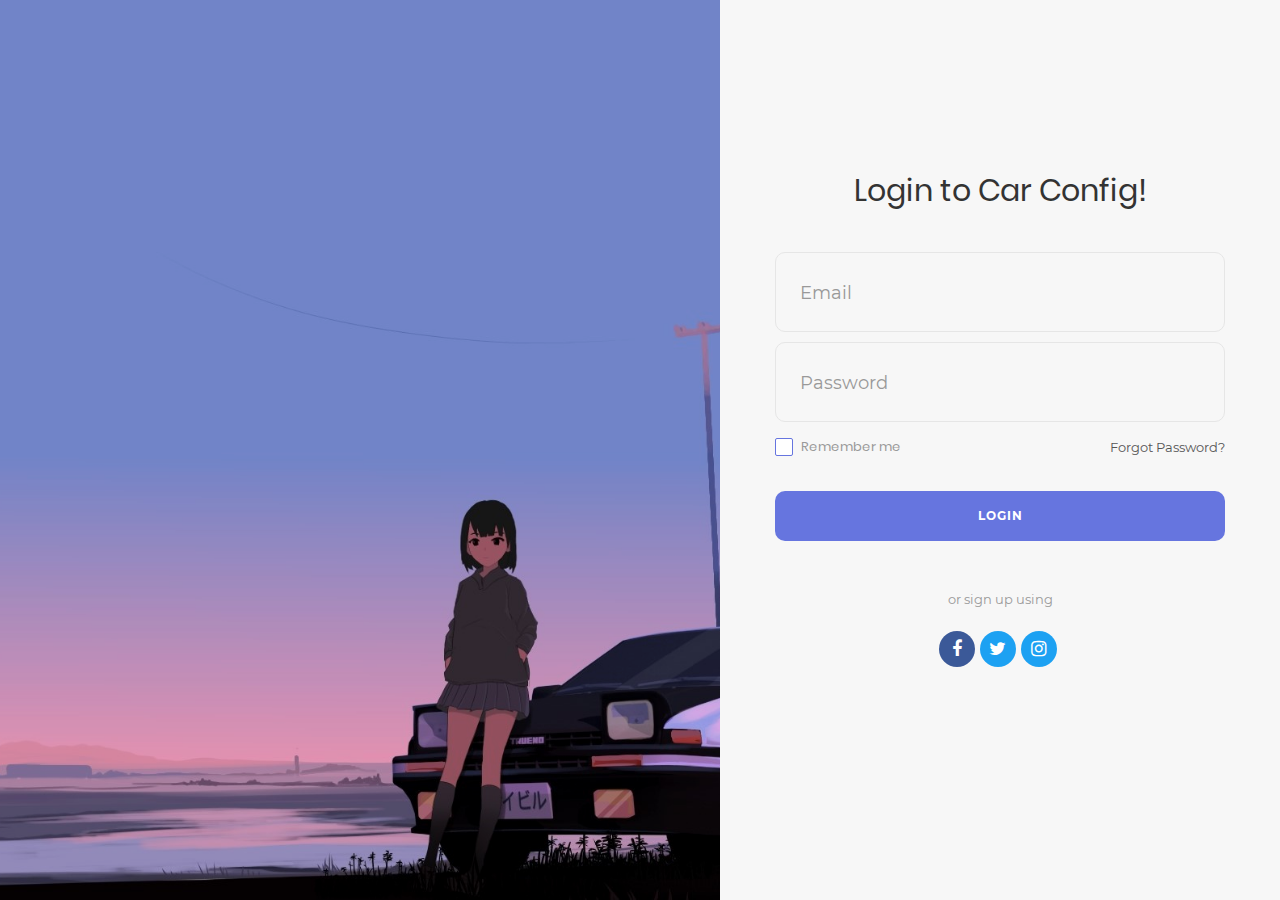
<file: login.html>
<!DOCTYPE html>
<html lang="en">
<head>
	<title>Car Config//Login Page</title>
	<meta charset="UTF-8">
	<meta name="viewport" content="width=device-width, initial-scale=1">
<!--===============================================================================================-->	
	<link rel="icon" type="image/png" href="images/icons/favicon.ico"/>
<!--===============================================================================================-->
	<link rel="stylesheet" type="text/css" href="vendor/bootstrap/css/bootstrap.min.css">
<!--===============================================================================================-->
	<link rel="stylesheet" type="text/css" href="fonts/font-awesome-4.7.0/css/font-awesome.min.css">
<!--===============================================================================================-->
	<link rel="stylesheet" type="text/css" href="fonts/Linearicons-Free-v1.0.0/icon-font.min.css">
<!--===============================================================================================-->
	<link rel="stylesheet" type="text/css" href="vendor/animate/animate.css">
<!--===============================================================================================-->	
	<link rel="stylesheet" type="text/css" href="vendor/css-hamburgers/hamburgers.min.css">
<!--===============================================================================================-->
	<link rel="stylesheet" type="text/css" href="vendor/animsition/css/animsition.min.css">
<!--===============================================================================================-->
	<link rel="stylesheet" type="text/css" href="vendor/select2/select2.min.css">
<!--===============================================================================================-->	
	<link rel="stylesheet" type="text/css" href="vendor/daterangepicker/daterangepicker.css">
<!--===============================================================================================-->
	<link rel="stylesheet" type="text/css" href="css/util.css">
	<link rel="stylesheet" type="text/css" href="css/main.css">
<!--===============================================================================================-->
</head>
<body style="background-color: #666666;">
	
	<div class="limiter">
		<div class="container-login100">
			<div class="wrap-login100">
				<form class="login100-form validate-form">
					<span class="login100-form-title p-b-43">
						Login to Car Config!
					</span>
					
					
					<div class="wrap-input100 validate-input" data-validate = "Valid email is required: ex@abc.xyz">
						<input class="input100" type="text" name="email" required>
						<span class="focus-input100"></span>
						<span class="label-input100">Email</span>
					</div>
					
					
					<div class="wrap-input100 validate-input" data-validate="Password is required">
						<input class="input100" type="password" name="pass" required>
						<span class="focus-input100"></span>
						<span class="label-input100">Password</span>
					</div>

					<div class="flex-sb-m w-full p-t-3 p-b-32">
						<div class="contact100-form-checkbox">
							<input class="input-checkbox100" id="ckb1" type="checkbox" name="remember-me">
							<label class="label-checkbox100" for="ckb1">
								Remember me
							</label>
						</div>

						<div>
							<a href="#" class="txt1">
								Forgot Password?
							</a>
						</div>
					</div>
			

					<div class="container-login100-form-btn">
						<button class="login100-form-btn">
							Login
						</button>
					</div>
					
					<div class="text-center p-t-46 p-b-20">
						<span class="txt2">
							or sign up using
						</span>
					</div>

					<div class="login100-form-social flex-c-m">
						<a href="https://www.facebook.com/" class="login100-form-social-item flex-c-m bg1 m-r-5">
							<i class="fa fa-facebook-f" aria-hidden="true"></i>
						</a>

						<a href="https://twitter.com/login" class="login100-form-social-item flex-c-m bg2 m-r-5">
							<i class="fa fa-twitter" aria-hidden="true"></i>
						</a>

						<a href="https://www.instagram.com/" class="login100-form-social-item flex-c-m bg2 m-r-5">
							<i class="fa fa-instagram" aria-hidden="true"></i>
						</a>
					</div>
				</form>

				<div class="login100-more" style="background-image: url('images/InitialD.jpg');">
				</div>
			</div>
		</div>
	</div>
	
	

	
	
<!--===============================================================================================-->
	<script src="vendor/jquery/jquery-3.2.1.min.js"></script>
<!--===============================================================================================-->
	<script src="vendor/animsition/js/animsition.min.js"></script>
<!--===============================================================================================-->
	<script src="vendor/bootstrap/js/popper.js"></script>
	<script src="vendor/bootstrap/js/bootstrap.min.js"></script>
<!--===============================================================================================-->
	<script src="vendor/select2/select2.min.js"></script>
<!--===============================================================================================-->
	<script src="vendor/daterangepicker/moment.min.js"></script>
	<script src="vendor/daterangepicker/daterangepicker.js"></script>
<!--===============================================================================================-->
	<script src="vendor/countdowntime/countdowntime.js"></script>
<!--===============================================================================================-->
	<script src="js/main.js"></script>

</body>
</html>
</file>
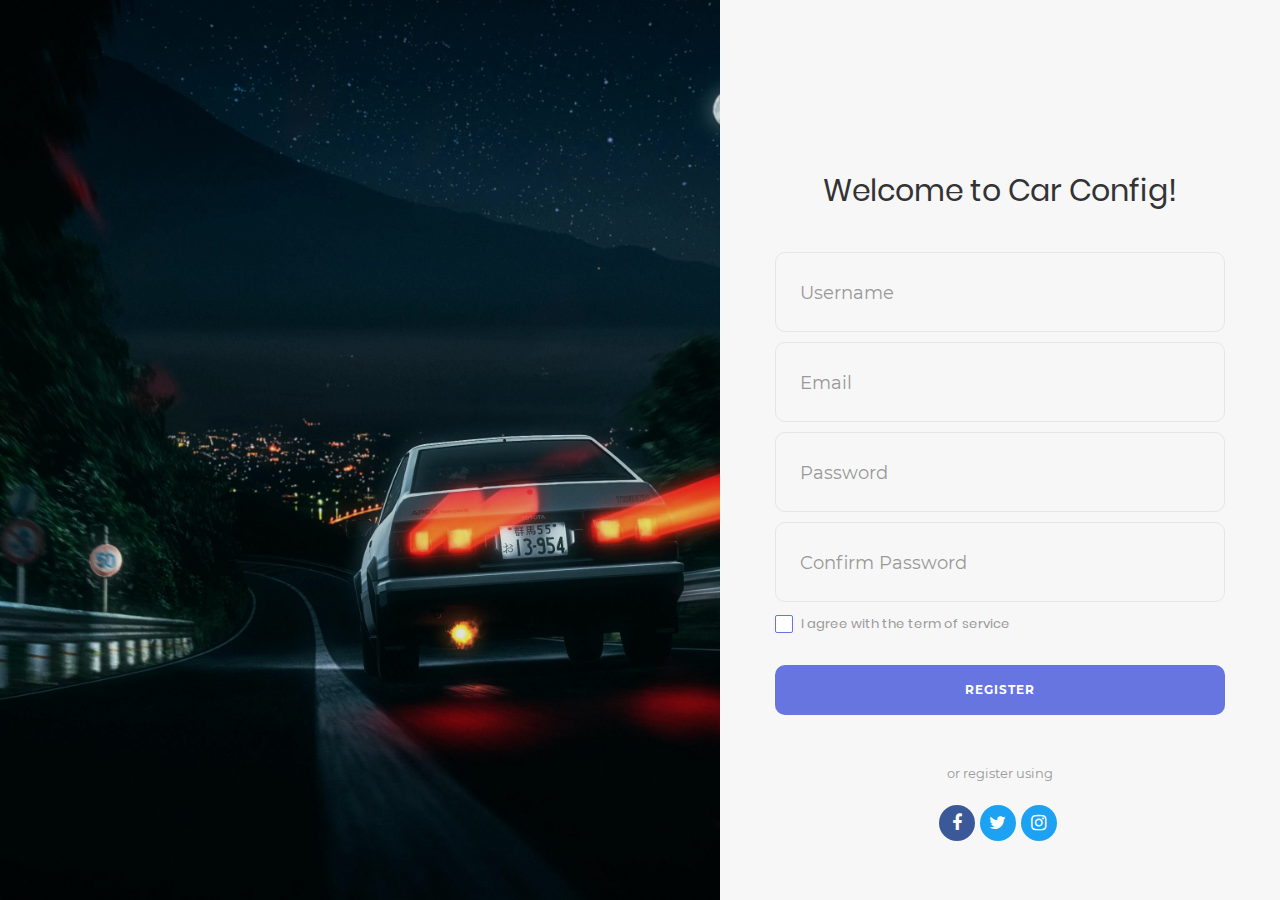
<file: register.html>
<!DOCTYPE html>
<html lang="en">
<head>
	<title>Car Config//Register Page</title>
	<meta charset="UTF-8">
	<meta name="viewport" content="width=device-width, initial-scale=1">
<!--===============================================================================================-->	
	<link rel="icon" type="image/png" href="images/icons/favicon.ico"/>
<!--===============================================================================================-->
	<link rel="stylesheet" type="text/css" href="vendor/bootstrap/css/bootstrap.min.css">
<!--===============================================================================================-->
	<link rel="stylesheet" type="text/css" href="fonts/font-awesome-4.7.0/css/font-awesome.min.css">
<!--===============================================================================================-->
	<link rel="stylesheet" type="text/css" href="fonts/Linearicons-Free-v1.0.0/icon-font.min.css">
<!--===============================================================================================-->
	<link rel="stylesheet" type="text/css" href="vendor/animate/animate.css">
<!--===============================================================================================-->	
	<link rel="stylesheet" type="text/css" href="vendor/css-hamburgers/hamburgers.min.css">
<!--===============================================================================================-->
	<link rel="stylesheet" type="text/css" href="vendor/animsition/css/animsition.min.css">
<!--===============================================================================================-->
	<link rel="stylesheet" type="text/css" href="vendor/select2/select2.min.css">
<!--===============================================================================================-->	
	<link rel="stylesheet" type="text/css" href="vendor/daterangepicker/daterangepicker.css">
<!--===============================================================================================-->
	<link rel="stylesheet" type="text/css" href="css/util.css">
	<link rel="stylesheet" type="text/css" href="css/main.css">
<!--===============================================================================================-->
</head>
<body style="background-color: #666666;">
	
	<div class="limiter">
		<div class="container-login100">
			<div class="wrap-login100">
				<form class="login100-form validate-form">
					<span class="login100-form-title p-b-43">
						Welcome to Car Config!
					</span>
					
					
					<div class="wrap-input100 validate-input" data-validate = "Valid email is required: ex@abc.xyz">
						<input class="input100" type="text" name="email" required>
						<span class="focus-input100"></span>
						<span class="label-input100">Username</span>
					</div>

          <div class="wrap-input100 validate-input" data-validate = "Valid email is required: ex@abc.xyz">
						<input class="input100" type="text" name="email" required>
						<span class="focus-input100"></span>
						<span class="label-input100">Email</span>
					</div>
					
					
					<div class="wrap-input100 validate-input" data-validate="Password is required">
						<input class="input100" type="password" name="pass" required>
						<span class="focus-input100"></span>
						<span class="label-input100">Password</span>
					</div>

          <div class="wrap-input100 validate-input" data-validate="Password is required">
						<input class="input100" type="password" name="pass" required>
						<span class="focus-input100"></span>
						<span class="label-input100">Confirm Password</span>
					</div>

					<div class="flex-sb-m w-full p-t-3 p-b-32">
						<div class="contact100-form-checkbox">
							<input class="input-checkbox100" id="ckb1" type="checkbox" name="remember-me" required>
							<label class="label-checkbox100" for="ckb1">
								I agree with the term of service
							</label>
						</div>

						<div>
							<a href="#" class="txt1">
							
							</a>
						</div>
					</div>
			

					<div class="container-login100-form-btn">
						<button class="login100-form-btn">
							Register
						</button>
					</div>
					
					<div class="text-center p-t-46 p-b-20">
						<span class="txt2">
							or register using
						</span>
					</div>

					<div class="login100-form-social flex-c-m">
						<a href="https://www.facebook.com/signup" class="login100-form-social-item flex-c-m bg1 m-r-5">
							<i class="fa fa-facebook-f" aria-hidden="true"></i>
						</a>

						<a href="https://twitter.com/i/flow/signup" class="login100-form-social-item flex-c-m bg2 m-r-5">
							<i class="fa fa-twitter" aria-hidden="true"></i>
						</a>

						<a href="https://www.instagram.com/accounts/emailsignup/" class="login100-form-social-item flex-c-m bg2 m-r-5">
							<i class="fa fa-instagram" aria-hidden="true"></i>
						</a>
					</div>
				</form>

				<div class="login100-more" style="background-image: url('images/InitialD2.jpg');">
				</div>
			</div>
		</div>
	</div>
	
	

	
	
<!--===============================================================================================-->
	<script src="vendor/jquery/jquery-3.2.1.min.js"></script>
<!--===============================================================================================-->
	<script src="vendor/animsition/js/animsition.min.js"></script>
<!--===============================================================================================-->
	<script src="vendor/bootstrap/js/popper.js"></script>
	<script src="vendor/bootstrap/js/bootstrap.min.js"></script>
<!--===============================================================================================-->
	<script src="vendor/select2/select2.min.js"></script>
<!--===============================================================================================-->
	<script src="vendor/daterangepicker/moment.min.js"></script>
	<script src="vendor/daterangepicker/daterangepicker.js"></script>
<!--===============================================================================================-->
	<script src="vendor/countdowntime/countdowntime.js"></script>
<!--===============================================================================================-->
	<script src="js/main.js"></script>

</body>
</html>
</file>
<file: vendor/daterangepicker/daterangepicker.css>
.daterangepicker {
  position: absolute;
  color: inherit;
  background-color: #fff;
  border-radius: 4px;
  width: 278px;
  padding: 4px;
  margin-top: 1px;
  top: 100px;
  left: 20px;
  /* Calendars */ }
  .daterangepicker:before, .daterangepicker:after {
    position: absolute;
    display: inline-block;
    border-bottom-color: rgba(0, 0, 0, 0.2);
    content: ''; }
  .daterangepicker:before {
    top: -7px;
    border-right: 7px solid transparent;
    border-left: 7px solid transparent;
    border-bottom: 7px solid #ccc; }
  .daterangepicker:after {
    top: -6px;
    border-right: 6px solid transparent;
    border-bottom: 6px solid #fff;
    border-left: 6px solid transparent; }
  .daterangepicker.opensleft:before {
    right: 9px; }
  .daterangepicker.opensleft:after {
    right: 10px; }
  .daterangepicker.openscenter:before {
    left: 0;
    right: 0;
    width: 0;
    margin-left: auto;
    margin-right: auto; }
  .daterangepicker.openscenter:after {
    left: 0;
    right: 0;
    width: 0;
    margin-left: auto;
    margin-right: auto; }
  .daterangepicker.opensright:before {
    left: 9px; }
  .daterangepicker.opensright:after {
    left: 10px; }
  .daterangepicker.dropup {
    margin-top: -5px; }
    .daterangepicker.dropup:before {
      top: initial;
      bottom: -7px;
      border-bottom: initial;
      border-top: 7px solid #ccc; }
    .daterangepicker.dropup:after {
      top: initial;
      bottom: -6px;
      border-bottom: initial;
      border-top: 6px solid #fff; }
  .daterangepicker.dropdown-menu {
    max-width: none;
    z-index: 3001; }
  .daterangepicker.single .ranges, .daterangepicker.single .calendar {
    float: none; }
  .daterangepicker.show-calendar .calendar {
    display: block; }
  .daterangepicker .calendar {
    display: none;
    max-width: 270px;
    margin: 4px; }
    .daterangepicker .calendar.single .calendar-table {
      border: none; }
    .daterangepicker .calendar th, .daterangepicker .calendar td {
      white-space: nowrap;
      text-align: center;
      min-width: 32px; }
  .daterangepicker .calendar-table {
    border: 1px solid #fff;
    padding: 4px;
    border-radius: 4px;
    background-color: #fff; }
  .daterangepicker table {
    width: 100%;
    margin: 0; }
  .daterangepicker td, .daterangepicker th {
    text-align: center;
    width: 20px;
    height: 20px;
    border-radius: 4px;
    border: 1px solid transparent;
    white-space: nowrap;
    cursor: pointer; }
    .daterangepicker td.available:hover, .daterangepicker th.available:hover {
      background-color: #eee;
      border-color: transparent;
      color: inherit; }
    .daterangepicker td.week, .daterangepicker th.week {
      font-size: 80%;
      color: #ccc; }
  .daterangepicker td.off, .daterangepicker td.off.in-range, .daterangepicker td.off.start-date, .daterangepicker td.off.end-date {
    background-color: #fff;
    border-color: transparent;
    color: #999; }
  .daterangepicker td.in-range {
    background-color: #ebf4f8;
    border-color: transparent;
    color: #000;
    border-radius: 0; }
  .daterangepicker td.start-date {
    border-radius: 4px 0 0 4px; }
  .daterangepicker td.end-date {
    border-radius: 0 4px 4px 0; }
  .daterangepicker td.start-date.end-date {
    border-radius: 4px; }
  .daterangepicker td.active, .daterangepicker td.active:hover {
    background-color: #357ebd;
    border-color: transparent;
    color: #fff; }
  .daterangepicker th.month {
    width: auto; }
  .daterangepicker td.disabled, .daterangepicker option.disabled {
    color: #999;
    cursor: not-allowed;
    text-decoration: line-through; }
  .daterangepicker select.monthselect, .daterangepicker select.yearselect {
    font-size: 12px;
    padding: 1px;
    height: auto;
    margin: 0;
    cursor: default; }
  .daterangepicker select.monthselect {
    margin-right: 2%;
    width: 56%; }
  .daterangepicker select.yearselect {
    width: 40%; }
  .daterangepicker select.hourselect, .daterangepicker select.minuteselect, .daterangepicker select.secondselect, .daterangepicker select.ampmselect {
    width: 50px;
    margin-bottom: 0; }
  .daterangepicker .input-mini {
    border: 1px solid #ccc;
    border-radius: 4px;
    color: #555;
    height: 30px;
    line-height: 30px;
    display: block;
    vertical-align: middle;
    margin: 0 0 5px 0;
    padding: 0 6px 0 28px;
    width: 100%; }
    .daterangepicker .input-mini.active {
      border: 1px solid #08c;
      border-radius: 4px; }
  .daterangepicker .daterangepicker_input {
    position: relative; }
    .daterangepicker .daterangepicker_input i {
      position: absolute;
      left: 8px;
      top: 8px; }
  .daterangepicker.rtl .input-mini {
    padding-right: 28px;
    padding-left: 6px; }
  .daterangepicker.rtl .daterangepicker_input i {
    left: auto;
    right: 8px; }
  .daterangepicker .calendar-time {
    text-align: center;
    margin: 5px auto;
    line-height: 30px;
    position: relative;
    padding-left: 28px; }
    .daterangepicker .calendar-time select.disabled {
      color: #ccc;
      cursor: not-allowed; }

.ranges {
  font-size: 11px;
  float: none;
  margin: 4px;
  text-align: left; }
  .ranges ul {
    list-style: none;
    margin: 0 auto;
    padding: 0;
    width: 100%; }
  .ranges li {
    font-size: 13px;
    background-color: #f5f5f5;
    border: 1px solid #f5f5f5;
    border-radius: 4px;
    color: #08c;
    padding: 3px 12px;
    margin-bottom: 8px;
    cursor: pointer; }
    .ranges li:hover {
      background-color: #08c;
      border: 1px solid #08c;
      color: #fff; }
    .ranges li.active {
      background-color: #08c;
      border: 1px solid #08c;
      color: #fff; }

/*  Larger Screen Styling */
@media (min-width: 564px) {
  .daterangepicker {
    width: auto; }
    .daterangepicker .ranges ul {
      width: 160px; }
    .daterangepicker.single .ranges ul {
      width: 100%; }
    .daterangepicker.single .calendar.left {
      clear: none; }
    .daterangepicker.single.ltr .ranges, .daterangepicker.single.ltr .calendar {
      float: left; }
    .daterangepicker.single.rtl .ranges, .daterangepicker.single.rtl .calendar {
      float: right; }
    .daterangepicker.ltr {
      direction: ltr;
      text-align: left; }
      .daterangepicker.ltr .calendar.left {
        clear: left;
        margin-right: 0; }
        .daterangepicker.ltr .calendar.left .calendar-table {
          border-right: none;
          border-top-right-radius: 0;
          border-bottom-right-radius: 0; }
      .daterangepicker.ltr .calendar.right {
        margin-left: 0; }
        .daterangepicker.ltr .calendar.right .calendar-table {
          border-left: none;
          border-top-left-radius: 0;
          border-bottom-left-radius: 0; }
      .daterangepicker.ltr .left .daterangepicker_input {
        padding-right: 12px; }
      .daterangepicker.ltr .calendar.left .calendar-table {
        padding-right: 12px; }
      .daterangepicker.ltr .ranges, .daterangepicker.ltr .calendar {
        float: left; }
    .daterangepicker.rtl {
      direction: rtl;
      text-align: right; }
      .daterangepicker.rtl .calendar.left {
        clear: right;
        margin-left: 0; }
        .daterangepicker.rtl .calendar.left .calendar-table {
          border-left: none;
          border-top-left-radius: 0;
          border-bottom-left-radius: 0; }
      .daterangepicker.rtl .calendar.right {
        margin-right: 0; }
        .daterangepicker.rtl .calendar.right .calendar-table {
          border-right: none;
          border-top-right-radius: 0;
          border-bottom-right-radius: 0; }
      .daterangepicker.rtl .left .daterangepicker_input {
        padding-left: 12px; }
      .daterangepicker.rtl .calendar.left .calendar-table {
        padding-left: 12px; }
      .daterangepicker.rtl .ranges, .daterangepicker.rtl .calendar {
        text-align: right;
        float: right; } }
@media (min-width: 730px) {
  .daterangepicker .ranges {
    width: auto; }
  .daterangepicker.ltr .ranges {
    float: left; }
  .daterangepicker.rtl .ranges {
    float: right; }
  .daterangepicker .calendar.left {
    clear: none !important; } }
</file>
<file: css/util.css>
/*[ FONT SIZE ]
///////////////////////////////////////////////////////////
*/
.fs-1 {font-size: 1px;}
.fs-2 {font-size: 2px;}
.fs-3 {font-size: 3px;}
.fs-4 {font-size: 4px;}
.fs-5 {font-size: 5px;}
.fs-6 {font-size: 6px;}
.fs-7 {font-size: 7px;}
.fs-8 {font-size: 8px;}
.fs-9 {font-size: 9px;}
.fs-10 {font-size: 10px;}
.fs-11 {font-size: 11px;}
.fs-12 {font-size: 12px;}
.fs-13 {font-size: 13px;}
.fs-14 {font-size: 14px;}
.fs-15 {font-size: 15px;}
.fs-16 {font-size: 16px;}
.fs-17 {font-size: 17px;}
.fs-18 {font-size: 18px;}
.fs-19 {font-size: 19px;}
.fs-20 {font-size: 20px;}
.fs-21 {font-size: 21px;}
.fs-22 {font-size: 22px;}
.fs-23 {font-size: 23px;}
.fs-24 {font-size: 24px;}
.fs-25 {font-size: 25px;}
.fs-26 {font-size: 26px;}
.fs-27 {font-size: 27px;}
.fs-28 {font-size: 28px;}
.fs-29 {font-size: 29px;}
.fs-30 {font-size: 30px;}
.fs-31 {font-size: 31px;}
.fs-32 {font-size: 32px;}
.fs-33 {font-size: 33px;}
.fs-34 {font-size: 34px;}
.fs-35 {font-size: 35px;}
.fs-36 {font-size: 36px;}
.fs-37 {font-size: 37px;}
.fs-38 {font-size: 38px;}
.fs-39 {font-size: 39px;}
.fs-40 {font-size: 40px;}
.fs-41 {font-size: 41px;}
.fs-42 {font-size: 42px;}
.fs-43 {font-size: 43px;}
.fs-44 {font-size: 44px;}
.fs-45 {font-size: 45px;}
.fs-46 {font-size: 46px;}
.fs-47 {font-size: 47px;}
.fs-48 {font-size: 48px;}
.fs-49 {font-size: 49px;}
.fs-50 {font-size: 50px;}
.fs-51 {font-size: 51px;}
.fs-52 {font-size: 52px;}
.fs-53 {font-size: 53px;}
.fs-54 {font-size: 54px;}
.fs-55 {font-size: 55px;}
.fs-56 {font-size: 56px;}
.fs-57 {font-size: 57px;}
.fs-58 {font-size: 58px;}
.fs-59 {font-size: 59px;}
.fs-60 {font-size: 60px;}
.fs-61 {font-size: 61px;}
.fs-62 {font-size: 62px;}
.fs-63 {font-size: 63px;}
.fs-64 {font-size: 64px;}
.fs-65 {font-size: 65px;}
.fs-66 {font-size: 66px;}
.fs-67 {font-size: 67px;}
.fs-68 {font-size: 68px;}
.fs-69 {font-size: 69px;}
.fs-70 {font-size: 70px;}
.fs-71 {font-size: 71px;}
.fs-72 {font-size: 72px;}
.fs-73 {font-size: 73px;}
.fs-74 {font-size: 74px;}
.fs-75 {font-size: 75px;}
.fs-76 {font-size: 76px;}
.fs-77 {font-size: 77px;}
.fs-78 {font-size: 78px;}
.fs-79 {font-size: 79px;}
.fs-80 {font-size: 80px;}
.fs-81 {font-size: 81px;}
.fs-82 {font-size: 82px;}
.fs-83 {font-size: 83px;}
.fs-84 {font-size: 84px;}
.fs-85 {font-size: 85px;}
.fs-86 {font-size: 86px;}
.fs-87 {font-size: 87px;}
.fs-88 {font-size: 88px;}
.fs-89 {font-size: 89px;}
.fs-90 {font-size: 90px;}
.fs-91 {font-size: 91px;}
.fs-92 {font-size: 92px;}
.fs-93 {font-size: 93px;}
.fs-94 {font-size: 94px;}
.fs-95 {font-size: 95px;}
.fs-96 {font-size: 96px;}
.fs-97 {font-size: 97px;}
.fs-98 {font-size: 98px;}
.fs-99 {font-size: 99px;}
.fs-100 {font-size: 100px;}
.fs-101 {font-size: 101px;}
.fs-102 {font-size: 102px;}
.fs-103 {font-size: 103px;}
.fs-104 {font-size: 104px;}
.fs-105 {font-size: 105px;}
.fs-106 {font-size: 106px;}
.fs-107 {font-size: 107px;}
.fs-108 {font-size: 108px;}
.fs-109 {font-size: 109px;}
.fs-110 {font-size: 110px;}
.fs-111 {font-size: 111px;}
.fs-112 {font-size: 112px;}
.fs-113 {font-size: 113px;}
.fs-114 {font-size: 114px;}
.fs-115 {font-size: 115px;}
.fs-116 {font-size: 116px;}
.fs-117 {font-size: 117px;}
.fs-118 {font-size: 118px;}
.fs-119 {font-size: 119px;}
.fs-120 {font-size: 120px;}
.fs-121 {font-size: 121px;}
.fs-122 {font-size: 122px;}
.fs-123 {font-size: 123px;}
.fs-124 {font-size: 124px;}
.fs-125 {font-size: 125px;}
.fs-126 {font-size: 126px;}
.fs-127 {font-size: 127px;}
.fs-128 {font-size: 128px;}
.fs-129 {font-size: 129px;}
.fs-130 {font-size: 130px;}
.fs-131 {font-size: 131px;}
.fs-132 {font-size: 132px;}
.fs-133 {font-size: 133px;}
.fs-134 {font-size: 134px;}
.fs-135 {font-size: 135px;}
.fs-136 {font-size: 136px;}
.fs-137 {font-size: 137px;}
.fs-138 {font-size: 138px;}
.fs-139 {font-size: 139px;}
.fs-140 {font-size: 140px;}
.fs-141 {font-size: 141px;}
.fs-142 {font-size: 142px;}
.fs-143 {font-size: 143px;}
.fs-144 {font-size: 144px;}
.fs-145 {font-size: 145px;}
.fs-146 {font-size: 146px;}
.fs-147 {font-size: 147px;}
.fs-148 {font-size: 148px;}
.fs-149 {font-size: 149px;}
.fs-150 {font-size: 150px;}
.fs-151 {font-size: 151px;}
.fs-152 {font-size: 152px;}
.fs-153 {font-size: 153px;}
.fs-154 {font-size: 154px;}
.fs-155 {font-size: 155px;}
.fs-156 {font-size: 156px;}
.fs-157 {font-size: 157px;}
.fs-158 {font-size: 158px;}
.fs-159 {font-size: 159px;}
.fs-160 {font-size: 160px;}
.fs-161 {font-size: 161px;}
.fs-162 {font-size: 162px;}
.fs-163 {font-size: 163px;}
.fs-164 {font-size: 164px;}
.fs-165 {font-size: 165px;}
.fs-166 {font-size: 166px;}
.fs-167 {font-size: 167px;}
.fs-168 {font-size: 168px;}
.fs-169 {font-size: 169px;}
.fs-170 {font-size: 170px;}
.fs-171 {font-size: 171px;}
.fs-172 {font-size: 172px;}
.fs-173 {font-size: 173px;}
.fs-174 {font-size: 174px;}
.fs-175 {font-size: 175px;}
.fs-176 {font-size: 176px;}
.fs-177 {font-size: 177px;}
.fs-178 {font-size: 178px;}
.fs-179 {font-size: 179px;}
.fs-180 {font-size: 180px;}
.fs-181 {font-size: 181px;}
.fs-182 {font-size: 182px;}
.fs-183 {font-size: 183px;}
.fs-184 {font-size: 184px;}
.fs-185 {font-size: 185px;}
.fs-186 {font-size: 186px;}
.fs-187 {font-size: 187px;}
.fs-188 {font-size: 188px;}
.fs-189 {font-size: 189px;}
.fs-190 {font-size: 190px;}
.fs-191 {font-size: 191px;}
.fs-192 {font-size: 192px;}
.fs-193 {font-size: 193px;}
.fs-194 {font-size: 194px;}
.fs-195 {font-size: 195px;}
.fs-196 {font-size: 196px;}
.fs-197 {font-size: 197px;}
.fs-198 {font-size: 198px;}
.fs-199 {font-size: 199px;}
.fs-200 {font-size: 200px;}

/*[ PADDING ]
///////////////////////////////////////////////////////////
*/
.p-t-0 {padding-top: 0px;}
.p-t-1 {padding-top: 1px;}
.p-t-2 {padding-top: 2px;}
.p-t-3 {padding-top: 3px;}
.p-t-4 {padding-top: 4px;}
.p-t-5 {padding-top: 5px;}
.p-t-6 {padding-top: 6px;}
.p-t-7 {padding-top: 7px;}
.p-t-8 {padding-top: 8px;}
.p-t-9 {padding-top: 9px;}
.p-t-10 {padding-top: 10px;}
.p-t-11 {padding-top: 11px;}
.p-t-12 {padding-top: 12px;}
.p-t-13 {padding-top: 13px;}
.p-t-14 {padding-top: 14px;}
.p-t-15 {padding-top: 15px;}
.p-t-16 {padding-top: 16px;}
.p-t-17 {padding-top: 17px;}
.p-t-18 {padding-top: 18px;}
.p-t-19 {padding-top: 19px;}
.p-t-20 {padding-top: 20px;}
.p-t-21 {padding-top: 21px;}
.p-t-22 {padding-top: 22px;}
.p-t-23 {padding-top: 23px;}
.p-t-24 {padding-top: 24px;}
.p-t-25 {padding-top: 25px;}
.p-t-26 {padding-top: 26px;}
.p-t-27 {padding-top: 27px;}
.p-t-28 {padding-top: 28px;}
.p-t-29 {padding-top: 29px;}
.p-t-30 {padding-top: 30px;}
.p-t-31 {padding-top: 31px;}
.p-t-32 {padding-top: 32px;}
.p-t-33 {padding-top: 33px;}
.p-t-34 {padding-top: 34px;}
.p-t-35 {padding-top: 35px;}
.p-t-36 {padding-top: 36px;}
.p-t-37 {padding-top: 37px;}
.p-t-38 {padding-top: 38px;}
.p-t-39 {padding-top: 39px;}
.p-t-40 {padding-top: 40px;}
.p-t-41 {padding-top: 41px;}
.p-t-42 {padding-top: 42px;}
.p-t-43 {padding-top: 43px;}
.p-t-44 {padding-top: 44px;}
.p-t-45 {padding-top: 45px;}
.p-t-46 {padding-top: 46px;}
.p-t-47 {padding-top: 47px;}
.p-t-48 {padding-top: 48px;}
.p-t-49 {padding-top: 49px;}
.p-t-50 {padding-top: 50px;}
.p-t-51 {padding-top: 51px;}
.p-t-52 {padding-top: 52px;}
.p-t-53 {padding-top: 53px;}
.p-t-54 {padding-top: 54px;}
.p-t-55 {padding-top: 55px;}
.p-t-56 {padding-top: 56px;}
.p-t-57 {padding-top: 57px;}
.p-t-58 {padding-top: 58px;}
.p-t-59 {padding-top: 59px;}
.p-t-60 {padding-top: 60px;}
.p-t-61 {padding-top: 61px;}
.p-t-62 {padding-top: 62px;}
.p-t-63 {padding-top: 63px;}
.p-t-64 {padding-top: 64px;}
.p-t-65 {padding-top: 65px;}
.p-t-66 {padding-top: 66px;}
.p-t-67 {padding-top: 67px;}
.p-t-68 {padding-top: 68px;}
.p-t-69 {padding-top: 69px;}
.p-t-70 {padding-top: 70px;}
.p-t-71 {padding-top: 71px;}
.p-t-72 {padding-top: 72px;}
.p-t-73 {padding-top: 73px;}
.p-t-74 {padding-top: 74px;}
.p-t-75 {padding-top: 75px;}
.p-t-76 {padding-top: 76px;}
.p-t-77 {padding-top: 77px;}
.p-t-78 {padding-top: 78px;}
.p-t-79 {padding-top: 79px;}
.p-t-80 {padding-top: 80px;}
.p-t-81 {padding-top: 81px;}
.p-t-82 {padding-top: 82px;}
.p-t-83 {padding-top: 83px;}
.p-t-84 {padding-top: 84px;}
.p-t-85 {padding-top: 85px;}
.p-t-86 {padding-top: 86px;}
.p-t-87 {padding-top: 87px;}
.p-t-88 {padding-top: 88px;}
.p-t-89 {padding-top: 89px;}
.p-t-90 {padding-top: 90px;}
.p-t-91 {padding-top: 91px;}
.p-t-92 {padding-top: 92px;}
.p-t-93 {padding-top: 93px;}
.p-t-94 {padding-top: 94px;}
.p-t-95 {padding-top: 95px;}
.p-t-96 {padding-top: 96px;}
.p-t-97 {padding-top: 97px;}
.p-t-98 {padding-top: 98px;}
.p-t-99 {padding-top: 99px;}
.p-t-100 {padding-top: 100px;}
.p-t-101 {padding-top: 101px;}
.p-t-102 {padding-top: 102px;}
.p-t-103 {padding-top: 103px;}
.p-t-104 {padding-top: 104px;}
.p-t-105 {padding-top: 105px;}
.p-t-106 {padding-top: 106px;}
.p-t-107 {padding-top: 107px;}
.p-t-108 {padding-top: 108px;}
.p-t-109 {padding-top: 109px;}
.p-t-110 {padding-top: 110px;}
.p-t-111 {padding-top: 111px;}
.p-t-112 {padding-top: 112px;}
.p-t-113 {padding-top: 113px;}
.p-t-114 {padding-top: 114px;}
.p-t-115 {padding-top: 115px;}
.p-t-116 {padding-top: 116px;}
.p-t-117 {padding-top: 117px;}
.p-t-118 {padding-top: 118px;}
.p-t-119 {padding-top: 119px;}
.p-t-120 {padding-top: 120px;}
.p-t-121 {padding-top: 121px;}
.p-t-122 {padding-top: 122px;}
.p-t-123 {padding-top: 123px;}
.p-t-124 {padding-top: 124px;}
.p-t-125 {padding-top: 125px;}
.p-t-126 {padding-top: 126px;}
.p-t-127 {padding-top: 127px;}
.p-t-128 {padding-top: 128px;}
.p-t-129 {padding-top: 129px;}
.p-t-130 {padding-top: 130px;}
.p-t-131 {padding-top: 131px;}
.p-t-132 {padding-top: 132px;}
.p-t-133 {padding-top: 133px;}
.p-t-134 {padding-top: 134px;}
.p-t-135 {padding-top: 135px;}
.p-t-136 {padding-top: 136px;}
.p-t-137 {padding-top: 137px;}
.p-t-138 {padding-top: 138px;}
.p-t-139 {padding-top: 139px;}
.p-t-140 {padding-top: 140px;}
.p-t-141 {padding-top: 141px;}
.p-t-142 {padding-top: 142px;}
.p-t-143 {padding-top: 143px;}
.p-t-144 {padding-top: 144px;}
.p-t-145 {padding-top: 145px;}
.p-t-146 {padding-top: 146px;}
.p-t-147 {padding-top: 147px;}
.p-t-148 {padding-top: 148px;}
.p-t-149 {padding-top: 149px;}
.p-t-150 {padding-top: 150px;}
.p-t-151 {padding-top: 151px;}
.p-t-152 {padding-top: 152px;}
.p-t-153 {padding-top: 153px;}
.p-t-154 {padding-top: 154px;}
.p-t-155 {padding-top: 155px;}
.p-t-156 {padding-top: 156px;}
.p-t-157 {padding-top: 157px;}
.p-t-158 {padding-top: 158px;}
.p-t-159 {padding-top: 159px;}
.p-t-160 {padding-top: 160px;}
.p-t-161 {padding-top: 161px;}
.p-t-162 {padding-top: 162px;}
.p-t-163 {padding-top: 163px;}
.p-t-164 {padding-top: 164px;}
.p-t-165 {padding-top: 165px;}
.p-t-166 {padding-top: 166px;}
.p-t-167 {padding-top: 167px;}
.p-t-168 {padding-top: 168px;}
.p-t-169 {padding-top: 169px;}
.p-t-170 {padding-top: 170px;}
.p-t-171 {padding-top: 171px;}
.p-t-172 {padding-top: 172px;}
.p-t-173 {padding-top: 173px;}
.p-t-174 {padding-top: 174px;}
.p-t-175 {padding-top: 175px;}
.p-t-176 {padding-top: 176px;}
.p-t-177 {padding-top: 177px;}
.p-t-178 {padding-top: 178px;}
.p-t-179 {padding-top: 179px;}
.p-t-180 {padding-top: 180px;}
.p-t-181 {padding-top: 181px;}
.p-t-182 {padding-top: 182px;}
.p-t-183 {padding-top: 183px;}
.p-t-184 {padding-top: 184px;}
.p-t-185 {padding-top: 185px;}
.p-t-186 {padding-top: 186px;}
.p-t-187 {padding-top: 187px;}
.p-t-188 {padding-top: 188px;}
.p-t-189 {padding-top: 189px;}
.p-t-190 {padding-top: 190px;}
.p-t-191 {padding-top: 191px;}
.p-t-192 {padding-top: 192px;}
.p-t-193 {padding-top: 193px;}
.p-t-194 {padding-top: 194px;}
.p-t-195 {padding-top: 195px;}
.p-t-196 {padding-top: 196px;}
.p-t-197 {padding-top: 197px;}
.p-t-198 {padding-top: 198px;}
.p-t-199 {padding-top: 199px;}
.p-t-200 {padding-top: 200px;}
.p-t-201 {padding-top: 201px;}
.p-t-202 {padding-top: 202px;}
.p-t-203 {padding-top: 203px;}
.p-t-204 {padding-top: 204px;}
.p-t-205 {padding-top: 205px;}
.p-t-206 {padding-top: 206px;}
.p-t-207 {padding-top: 207px;}
.p-t-208 {padding-top: 208px;}
.p-t-209 {padding-top: 209px;}
.p-t-210 {padding-top: 210px;}
.p-t-211 {padding-top: 211px;}
.p-t-212 {padding-top: 212px;}
.p-t-213 {padding-top: 213px;}
.p-t-214 {padding-top: 214px;}
.p-t-215 {padding-top: 215px;}
.p-t-216 {padding-top: 216px;}
.p-t-217 {padding-top: 217px;}
.p-t-218 {padding-top: 218px;}
.p-t-219 {padding-top: 219px;}
.p-t-220 {padding-top: 220px;}
.p-t-221 {padding-top: 221px;}
.p-t-222 {padding-top: 222px;}
.p-t-223 {padding-top: 223px;}
.p-t-224 {padding-top: 224px;}
.p-t-225 {padding-top: 225px;}
.p-t-226 {padding-top: 226px;}
.p-t-227 {padding-top: 227px;}
.p-t-228 {padding-top: 228px;}
.p-t-229 {padding-top: 229px;}
.p-t-230 {padding-top: 230px;}
.p-t-231 {padding-top: 231px;}
.p-t-232 {padding-top: 232px;}
.p-t-233 {padding-top: 233px;}
.p-t-234 {padding-top: 234px;}
.p-t-235 {padding-top: 235px;}
.p-t-236 {padding-top: 236px;}
.p-t-237 {padding-top: 237px;}
.p-t-238 {padding-top: 238px;}
.p-t-239 {padding-top: 239px;}
.p-t-240 {padding-top: 240px;}
.p-t-241 {padding-top: 241px;}
.p-t-242 {padding-top: 242px;}
.p-t-243 {padding-top: 243px;}
.p-t-244 {padding-top: 244px;}
.p-t-245 {padding-top: 245px;}
.p-t-246 {padding-top: 246px;}
.p-t-247 {padding-top: 247px;}
.p-t-248 {padding-top: 248px;}
.p-t-249 {padding-top: 249px;}
.p-t-250 {padding-top: 250px;}
.p-b-0 {padding-bottom: 0px;}
.p-b-1 {padding-bottom: 1px;}
.p-b-2 {padding-bottom: 2px;}
.p-b-3 {padding-bottom: 3px;}
.p-b-4 {padding-bottom: 4px;}
.p-b-5 {padding-bottom: 5px;}
.p-b-6 {padding-bottom: 6px;}
.p-b-7 {padding-bottom: 7px;}
.p-b-8 {padding-bottom: 8px;}
.p-b-9 {padding-bottom: 9px;}
.p-b-10 {padding-bottom: 10px;}
.p-b-11 {padding-bottom: 11px;}
.p-b-12 {padding-bottom: 12px;}
.p-b-13 {padding-bottom: 13px;}
.p-b-14 {padding-bottom: 14px;}
.p-b-15 {padding-bottom: 15px;}
.p-b-16 {padding-bottom: 16px;}
.p-b-17 {padding-bottom: 17px;}
.p-b-18 {padding-bottom: 18px;}
.p-b-19 {padding-bottom: 19px;}
.p-b-20 {padding-bottom: 20px;}
.p-b-21 {padding-bottom: 21px;}
.p-b-22 {padding-bottom: 22px;}
.p-b-23 {padding-bottom: 23px;}
.p-b-24 {padding-bottom: 24px;}
.p-b-25 {padding-bottom: 25px;}
.p-b-26 {padding-bottom: 26px;}
.p-b-27 {padding-bottom: 27px;}
.p-b-28 {padding-bottom: 28px;}
.p-b-29 {padding-bottom: 29px;}
.p-b-30 {padding-bottom: 30px;}
.p-b-31 {padding-bottom: 31px;}
.p-b-32 {padding-bottom: 32px;}
.p-b-33 {padding-bottom: 33px;}
.p-b-34 {padding-bottom: 34px;}
.p-b-35 {padding-bottom: 35px;}
.p-b-36 {padding-bottom: 36px;}
.p-b-37 {padding-bottom: 37px;}
.p-b-38 {padding-bottom: 38px;}
.p-b-39 {padding-bottom: 39px;}
.p-b-40 {padding-bottom: 40px;}
.p-b-41 {padding-bottom: 41px;}
.p-b-42 {padding-bottom: 42px;}
.p-b-43 {padding-bottom: 43px;}
.p-b-44 {padding-bottom: 44px;}
.p-b-45 {padding-bottom: 45px;}
.p-b-46 {padding-bottom: 46px;}
.p-b-47 {padding-bottom: 47px;}
.p-b-48 {padding-bottom: 48px;}
.p-b-49 {padding-bottom: 49px;}
.p-b-50 {padding-bottom: 50px;}
.p-b-51 {padding-bottom: 51px;}
.p-b-52 {padding-bottom: 52px;}
.p-b-53 {padding-bottom: 53px;}
.p-b-54 {padding-bottom: 54px;}
.p-b-55 {padding-bottom: 55px;}
.p-b-56 {padding-bottom: 56px;}
.p-b-57 {padding-bottom: 57px;}
.p-b-58 {padding-bottom: 58px;}
.p-b-59 {padding-bottom: 59px;}
.p-b-60 {padding-bottom: 60px;}
.p-b-61 {padding-bottom: 61px;}
.p-b-62 {padding-bottom: 62px;}
.p-b-63 {padding-bottom: 63px;}
.p-b-64 {padding-bottom: 64px;}
.p-b-65 {padding-bottom: 65px;}
.p-b-66 {padding-bottom: 66px;}
.p-b-67 {padding-bottom: 67px;}
.p-b-68 {padding-bottom: 68px;}
.p-b-69 {padding-bottom: 69px;}
.p-b-70 {padding-bottom: 70px;}
.p-b-71 {padding-bottom: 71px;}
.p-b-72 {padding-bottom: 72px;}
.p-b-73 {padding-bottom: 73px;}
.p-b-74 {padding-bottom: 74px;}
.p-b-75 {padding-bottom: 75px;}
.p-b-76 {padding-bottom: 76px;}
.p-b-77 {padding-bottom: 77px;}
.p-b-78 {padding-bottom: 78px;}
.p-b-79 {padding-bottom: 79px;}
.p-b-80 {padding-bottom: 80px;}
.p-b-81 {padding-bottom: 81px;}
.p-b-82 {padding-bottom: 82px;}
.p-b-83 {padding-bottom: 83px;}
.p-b-84 {padding-bottom: 84px;}
.p-b-85 {padding-bottom: 85px;}
.p-b-86 {padding-bottom: 86px;}
.p-b-87 {padding-bottom: 87px;}
.p-b-88 {padding-bottom: 88px;}
.p-b-89 {padding-bottom: 89px;}
.p-b-90 {padding-bottom: 90px;}
.p-b-91 {padding-bottom: 91px;}
.p-b-92 {padding-bottom: 92px;}
.p-b-93 {padding-bottom: 93px;}
.p-b-94 {padding-bottom: 94px;}
.p-b-95 {padding-bottom: 95px;}
.p-b-96 {padding-bottom: 96px;}
.p-b-97 {padding-bottom: 97px;}
.p-b-98 {padding-bottom: 98px;}
.p-b-99 {padding-bottom: 99px;}
.p-b-100 {padding-bottom: 100px;}
.p-b-101 {padding-bottom: 101px;}
.p-b-102 {padding-bottom: 102px;}
.p-b-103 {padding-bottom: 103px;}
.p-b-104 {padding-bottom: 104px;}
.p-b-105 {padding-bottom: 105px;}
.p-b-106 {padding-bottom: 106px;}
.p-b-107 {padding-bottom: 107px;}
.p-b-108 {padding-bottom: 108px;}
.p-b-109 {padding-bottom: 109px;}
.p-b-110 {padding-bottom: 110px;}
.p-b-111 {padding-bottom: 111px;}
.p-b-112 {padding-bottom: 112px;}
.p-b-113 {padding-bottom: 113px;}
.p-b-114 {padding-bottom: 114px;}
.p-b-115 {padding-bottom: 115px;}
.p-b-116 {padding-bottom: 116px;}
.p-b-117 {padding-bottom: 117px;}
.p-b-118 {padding-bottom: 118px;}
.p-b-119 {padding-bottom: 119px;}
.p-b-120 {padding-bottom: 120px;}
.p-b-121 {padding-bottom: 121px;}
.p-b-122 {padding-bottom: 122px;}
.p-b-123 {padding-bottom: 123px;}
.p-b-124 {padding-bottom: 124px;}
.p-b-125 {padding-bottom: 125px;}
.p-b-126 {padding-bottom: 126px;}
.p-b-127 {padding-bottom: 127px;}
.p-b-128 {padding-bottom: 128px;}
.p-b-129 {padding-bottom: 129px;}
.p-b-130 {padding-bottom: 130px;}
.p-b-131 {padding-bottom: 131px;}
.p-b-132 {padding-bottom: 132px;}
.p-b-133 {padding-bottom: 133px;}
.p-b-134 {padding-bottom: 134px;}
.p-b-135 {padding-bottom: 135px;}
.p-b-136 {padding-bottom: 136px;}
.p-b-137 {padding-bottom: 137px;}
.p-b-138 {padding-bottom: 138px;}
.p-b-139 {padding-bottom: 139px;}
.p-b-140 {padding-bottom: 140px;}
.p-b-141 {padding-bottom: 141px;}
.p-b-142 {padding-bottom: 142px;}
.p-b-143 {padding-bottom: 143px;}
.p-b-144 {padding-bottom: 144px;}
.p-b-145 {padding-bottom: 145px;}
.p-b-146 {padding-bottom: 146px;}
.p-b-147 {padding-bottom: 147px;}
.p-b-148 {padding-bottom: 148px;}
.p-b-149 {padding-bottom: 149px;}
.p-b-150 {padding-bottom: 150px;}
.p-b-151 {padding-bottom: 151px;}
.p-b-152 {padding-bottom: 152px;}
.p-b-153 {padding-bottom: 153px;}
.p-b-154 {padding-bottom: 154px;}
.p-b-155 {padding-bottom: 155px;}
.p-b-156 {padding-bottom: 156px;}
.p-b-157 {padding-bottom: 157px;}
.p-b-158 {padding-bottom: 158px;}
.p-b-159 {padding-bottom: 159px;}
.p-b-160 {padding-bottom: 160px;}
.p-b-161 {padding-bottom: 161px;}
.p-b-162 {padding-bottom: 162px;}
.p-b-163 {padding-bottom: 163px;}
.p-b-164 {padding-bottom: 164px;}
.p-b-165 {padding-bottom: 165px;}
.p-b-166 {padding-bottom: 166px;}
.p-b-167 {padding-bottom: 167px;}
.p-b-168 {padding-bottom: 168px;}
.p-b-169 {padding-bottom: 169px;}
.p-b-170 {padding-bottom: 170px;}
.p-b-171 {padding-bottom: 171px;}
.p-b-172 {padding-bottom: 172px;}
.p-b-173 {padding-bottom: 173px;}
.p-b-174 {padding-bottom: 174px;}
.p-b-175 {padding-bottom: 175px;}
.p-b-176 {padding-bottom: 176px;}
.p-b-177 {padding-bottom: 177px;}
.p-b-178 {padding-bottom: 178px;}
.p-b-179 {padding-bottom: 179px;}
.p-b-180 {padding-bottom: 180px;}
.p-b-181 {padding-bottom: 181px;}
.p-b-182 {padding-bottom: 182px;}
.p-b-183 {padding-bottom: 183px;}
.p-b-184 {padding-bottom: 184px;}
.p-b-185 {padding-bottom: 185px;}
.p-b-186 {padding-bottom: 186px;}
.p-b-187 {padding-bottom: 187px;}
.p-b-188 {padding-bottom: 188px;}
.p-b-189 {padding-bottom: 189px;}
.p-b-190 {padding-bottom: 190px;}
.p-b-191 {padding-bottom: 191px;}
.p-b-192 {padding-bottom: 192px;}
.p-b-193 {padding-bottom: 193px;}
.p-b-194 {padding-bottom: 194px;}
.p-b-195 {padding-bottom: 195px;}
.p-b-196 {padding-bottom: 196px;}
.p-b-197 {padding-bottom: 197px;}
.p-b-198 {padding-bottom: 198px;}
.p-b-199 {padding-bottom: 199px;}
.p-b-200 {padding-bottom: 200px;}
.p-b-201 {padding-bottom: 201px;}
.p-b-202 {padding-bottom: 202px;}
.p-b-203 {padding-bottom: 203px;}
.p-b-204 {padding-bottom: 204px;}
.p-b-205 {padding-bottom: 205px;}
.p-b-206 {padding-bottom: 206px;}
.p-b-207 {padding-bottom: 207px;}
.p-b-208 {padding-bottom: 208px;}
.p-b-209 {padding-bottom: 209px;}
.p-b-210 {padding-bottom: 210px;}
.p-b-211 {padding-bottom: 211px;}
.p-b-212 {padding-bottom: 212px;}
.p-b-213 {padding-bottom: 213px;}
.p-b-214 {padding-bottom: 214px;}
.p-b-215 {padding-bottom: 215px;}
.p-b-216 {padding-bottom: 216px;}
.p-b-217 {padding-bottom: 217px;}
.p-b-218 {padding-bottom: 218px;}
.p-b-219 {padding-bottom: 219px;}
.p-b-220 {padding-bottom: 220px;}
.p-b-221 {padding-bottom: 221px;}
.p-b-222 {padding-bottom: 222px;}
.p-b-223 {padding-bottom: 223px;}
.p-b-224 {padding-bottom: 224px;}
.p-b-225 {padding-bottom: 225px;}
.p-b-226 {padding-bottom: 226px;}
.p-b-227 {padding-bottom: 227px;}
.p-b-228 {padding-bottom: 228px;}
.p-b-229 {padding-bottom: 229px;}
.p-b-230 {padding-bottom: 230px;}
.p-b-231 {padding-bottom: 231px;}
.p-b-232 {padding-bottom: 232px;}
.p-b-233 {padding-bottom: 233px;}
.p-b-234 {padding-bottom: 234px;}
.p-b-235 {padding-bottom: 235px;}
.p-b-236 {padding-bottom: 236px;}
.p-b-237 {padding-bottom: 237px;}
.p-b-238 {padding-bottom: 238px;}
.p-b-239 {padding-bottom: 239px;}
.p-b-240 {padding-bottom: 240px;}
.p-b-241 {padding-bottom: 241px;}
.p-b-242 {padding-bottom: 242px;}
.p-b-243 {padding-bottom: 243px;}
.p-b-244 {padding-bottom: 244px;}
.p-b-245 {padding-bottom: 245px;}
.p-b-246 {padding-bottom: 246px;}
.p-b-247 {padding-bottom: 247px;}
.p-b-248 {padding-bottom: 248px;}
.p-b-249 {padding-bottom: 249px;}
.p-b-250 {padding-bottom: 250px;}
.p-l-0 {padding-left: 0px;}
.p-l-1 {padding-left: 1px;}
.p-l-2 {padding-left: 2px;}
.p-l-3 {padding-left: 3px;}
.p-l-4 {padding-left: 4px;}
.p-l-5 {padding-left: 5px;}
.p-l-6 {padding-left: 6px;}
.p-l-7 {padding-left: 7px;}
.p-l-8 {padding-left: 8px;}
.p-l-9 {padding-left: 9px;}
.p-l-10 {padding-left: 10px;}
.p-l-11 {padding-left: 11px;}
.p-l-12 {padding-left: 12px;}
.p-l-13 {padding-left: 13px;}
.p-l-14 {padding-left: 14px;}
.p-l-15 {padding-left: 15px;}
.p-l-16 {padding-left: 16px;}
.p-l-17 {padding-left: 17px;}
.p-l-18 {padding-left: 18px;}
.p-l-19 {padding-left: 19px;}
.p-l-20 {padding-left: 20px;}
.p-l-21 {padding-left: 21px;}
.p-l-22 {padding-left: 22px;}
.p-l-23 {padding-left: 23px;}
.p-l-24 {padding-left: 24px;}
.p-l-25 {padding-left: 25px;}
.p-l-26 {padding-left: 26px;}
.p-l-27 {padding-left: 27px;}
.p-l-28 {padding-left: 28px;}
.p-l-29 {padding-left: 29px;}
.p-l-30 {padding-left: 30px;}
.p-l-31 {padding-left: 31px;}
.p-l-32 {padding-left: 32px;}
.p-l-33 {padding-left: 33px;}
.p-l-34 {padding-left: 34px;}
.p-l-35 {padding-left: 35px;}
.p-l-36 {padding-left: 36px;}
.p-l-37 {padding-left: 37px;}
.p-l-38 {padding-left: 38px;}
.p-l-39 {padding-left: 39px;}
.p-l-40 {padding-left: 40px;}
.p-l-41 {padding-left: 41px;}
.p-l-42 {padding-left: 42px;}
.p-l-43 {padding-left: 43px;}
.p-l-44 {padding-left: 44px;}
.p-l-45 {padding-left: 45px;}
.p-l-46 {padding-left: 46px;}
.p-l-47 {padding-left: 47px;}
.p-l-48 {padding-left: 48px;}
.p-l-49 {padding-left: 49px;}
.p-l-50 {padding-left: 50px;}
.p-l-51 {padding-left: 51px;}
.p-l-52 {padding-left: 52px;}
.p-l-53 {padding-left: 53px;}
.p-l-54 {padding-left: 54px;}
.p-l-55 {padding-left: 55px;}
.p-l-56 {padding-left: 56px;}
.p-l-57 {padding-left: 57px;}
.p-l-58 {padding-left: 58px;}
.p-l-59 {padding-left: 59px;}
.p-l-60 {padding-left: 60px;}
.p-l-61 {padding-left: 61px;}
.p-l-62 {padding-left: 62px;}
.p-l-63 {padding-left: 63px;}
.p-l-64 {padding-left: 64px;}
.p-l-65 {padding-left: 65px;}
.p-l-66 {padding-left: 66px;}
.p-l-67 {padding-left: 67px;}
.p-l-68 {padding-left: 68px;}
.p-l-69 {padding-left: 69px;}
.p-l-70 {padding-left: 70px;}
.p-l-71 {padding-left: 71px;}
.p-l-72 {padding-left: 72px;}
.p-l-73 {padding-left: 73px;}
.p-l-74 {padding-left: 74px;}
.p-l-75 {padding-left: 75px;}
.p-l-76 {padding-left: 76px;}
.p-l-77 {padding-left: 77px;}
.p-l-78 {padding-left: 78px;}
.p-l-79 {padding-left: 79px;}
.p-l-80 {padding-left: 80px;}
.p-l-81 {padding-left: 81px;}
.p-l-82 {padding-left: 82px;}
.p-l-83 {padding-left: 83px;}
.p-l-84 {padding-left: 84px;}
.p-l-85 {padding-left: 85px;}
.p-l-86 {padding-left: 86px;}
.p-l-87 {padding-left: 87px;}
.p-l-88 {padding-left: 88px;}
.p-l-89 {padding-left: 89px;}
.p-l-90 {padding-left: 90px;}
.p-l-91 {padding-left: 91px;}
.p-l-92 {padding-left: 92px;}
.p-l-93 {padding-left: 93px;}
.p-l-94 {padding-left: 94px;}
.p-l-95 {padding-left: 95px;}
.p-l-96 {padding-left: 96px;}
.p-l-97 {padding-left: 97px;}
.p-l-98 {padding-left: 98px;}
.p-l-99 {padding-left: 99px;}
.p-l-100 {padding-left: 100px;}
.p-l-101 {padding-left: 101px;}
.p-l-102 {padding-left: 102px;}
.p-l-103 {padding-left: 103px;}
.p-l-104 {padding-left: 104px;}
.p-l-105 {padding-left: 105px;}
.p-l-106 {padding-left: 106px;}
.p-l-107 {padding-left: 107px;}
.p-l-108 {padding-left: 108px;}
.p-l-109 {padding-left: 109px;}
.p-l-110 {padding-left: 110px;}
.p-l-111 {padding-left: 111px;}
.p-l-112 {padding-left: 112px;}
.p-l-113 {padding-left: 113px;}
.p-l-114 {padding-left: 114px;}
.p-l-115 {padding-left: 115px;}
.p-l-116 {padding-left: 116px;}
.p-l-117 {padding-left: 117px;}
.p-l-118 {padding-left: 118px;}
.p-l-119 {padding-left: 119px;}
.p-l-120 {padding-left: 120px;}
.p-l-121 {padding-left: 121px;}
.p-l-122 {padding-left: 122px;}
.p-l-123 {padding-left: 123px;}
.p-l-124 {padding-left: 124px;}
.p-l-125 {padding-left: 125px;}
.p-l-126 {padding-left: 126px;}
.p-l-127 {padding-left: 127px;}
.p-l-128 {padding-left: 128px;}
.p-l-129 {padding-left: 129px;}
.p-l-130 {padding-left: 130px;}
.p-l-131 {padding-left: 131px;}
.p-l-132 {padding-left: 132px;}
.p-l-133 {padding-left: 133px;}
.p-l-134 {padding-left: 134px;}
.p-l-135 {padding-left: 135px;}
.p-l-136 {padding-left: 136px;}
.p-l-137 {padding-left: 137px;}
.p-l-138 {padding-left: 138px;}
.p-l-139 {padding-left: 139px;}
.p-l-140 {padding-left: 140px;}
.p-l-141 {padding-left: 141px;}
.p-l-142 {padding-left: 142px;}
.p-l-143 {padding-left: 143px;}
.p-l-144 {padding-left: 144px;}
.p-l-145 {padding-left: 145px;}
.p-l-146 {padding-left: 146px;}
.p-l-147 {padding-left: 147px;}
.p-l-148 {padding-left: 148px;}
.p-l-149 {padding-left: 149px;}
.p-l-150 {padding-left: 150px;}
.p-l-151 {padding-left: 151px;}
.p-l-152 {padding-left: 152px;}
.p-l-153 {padding-left: 153px;}
.p-l-154 {padding-left: 154px;}
.p-l-155 {padding-left: 155px;}
.p-l-156 {padding-left: 156px;}
.p-l-157 {padding-left: 157px;}
.p-l-158 {padding-left: 158px;}
.p-l-159 {padding-left: 159px;}
.p-l-160 {padding-left: 160px;}
.p-l-161 {padding-left: 161px;}
.p-l-162 {padding-left: 162px;}
.p-l-163 {padding-left: 163px;}
.p-l-164 {padding-left: 164px;}
.p-l-165 {padding-left: 165px;}
.p-l-166 {padding-left: 166px;}
.p-l-167 {padding-left: 167px;}
.p-l-168 {padding-left: 168px;}
.p-l-169 {padding-left: 169px;}
.p-l-170 {padding-left: 170px;}
.p-l-171 {padding-left: 171px;}
.p-l-172 {padding-left: 172px;}
.p-l-173 {padding-left: 173px;}
.p-l-174 {padding-left: 174px;}
.p-l-175 {padding-left: 175px;}
.p-l-176 {padding-left: 176px;}
.p-l-177 {padding-left: 177px;}
.p-l-178 {padding-left: 178px;}
.p-l-179 {padding-left: 179px;}
.p-l-180 {padding-left: 180px;}
.p-l-181 {padding-left: 181px;}
.p-l-182 {padding-left: 182px;}
.p-l-183 {padding-left: 183px;}
.p-l-184 {padding-left: 184px;}
.p-l-185 {padding-left: 185px;}
.p-l-186 {padding-left: 186px;}
.p-l-187 {padding-left: 187px;}
.p-l-188 {padding-left: 188px;}
.p-l-189 {padding-left: 189px;}
.p-l-190 {padding-left: 190px;}
.p-l-191 {padding-left: 191px;}
.p-l-192 {padding-left: 192px;}
.p-l-193 {padding-left: 193px;}
.p-l-194 {padding-left: 194px;}
.p-l-195 {padding-left: 195px;}
.p-l-196 {padding-left: 196px;}
.p-l-197 {padding-left: 197px;}
.p-l-198 {padding-left: 198px;}
.p-l-199 {padding-left: 199px;}
.p-l-200 {padding-left: 200px;}
.p-l-201 {padding-left: 201px;}
.p-l-202 {padding-left: 202px;}
.p-l-203 {padding-left: 203px;}
.p-l-204 {padding-left: 204px;}
.p-l-205 {padding-left: 205px;}
.p-l-206 {padding-left: 206px;}
.p-l-207 {padding-left: 207px;}
.p-l-208 {padding-left: 208px;}
.p-l-209 {padding-left: 209px;}
.p-l-210 {padding-left: 210px;}
.p-l-211 {padding-left: 211px;}
.p-l-212 {padding-left: 212px;}
.p-l-213 {padding-left: 213px;}
.p-l-214 {padding-left: 214px;}
.p-l-215 {padding-left: 215px;}
.p-l-216 {padding-left: 216px;}
.p-l-217 {padding-left: 217px;}
.p-l-218 {padding-left: 218px;}
.p-l-219 {padding-left: 219px;}
.p-l-220 {padding-left: 220px;}
.p-l-221 {padding-left: 221px;}
.p-l-222 {padding-left: 222px;}
.p-l-223 {padding-left: 223px;}
.p-l-224 {padding-left: 224px;}
.p-l-225 {padding-left: 225px;}
.p-l-226 {padding-left: 226px;}
.p-l-227 {padding-left: 227px;}
.p-l-228 {padding-left: 228px;}
.p-l-229 {padding-left: 229px;}
.p-l-230 {padding-left: 230px;}
.p-l-231 {padding-left: 231px;}
.p-l-232 {padding-left: 232px;}
.p-l-233 {padding-left: 233px;}
.p-l-234 {padding-left: 234px;}
.p-l-235 {padding-left: 235px;}
.p-l-236 {padding-left: 236px;}
.p-l-237 {padding-left: 237px;}
.p-l-238 {padding-left: 238px;}
.p-l-239 {padding-left: 239px;}
.p-l-240 {padding-left: 240px;}
.p-l-241 {padding-left: 241px;}
.p-l-242 {padding-left: 242px;}
.p-l-243 {padding-left: 243px;}
.p-l-244 {padding-left: 244px;}
.p-l-245 {padding-left: 245px;}
.p-l-246 {padding-left: 246px;}
.p-l-247 {padding-left: 247px;}
.p-l-248 {padding-left: 248px;}
.p-l-249 {padding-left: 249px;}
.p-l-250 {padding-left: 250px;}
.p-r-0 {padding-right: 0px;}
.p-r-1 {padding-right: 1px;}
.p-r-2 {padding-right: 2px;}
.p-r-3 {padding-right: 3px;}
.p-r-4 {padding-right: 4px;}
.p-r-5 {padding-right: 5px;}
.p-r-6 {padding-right: 6px;}
.p-r-7 {padding-right: 7px;}
.p-r-8 {padding-right: 8px;}
.p-r-9 {padding-right: 9px;}
.p-r-10 {padding-right: 10px;}
.p-r-11 {padding-right: 11px;}
.p-r-12 {padding-right: 12px;}
.p-r-13 {padding-right: 13px;}
.p-r-14 {padding-right: 14px;}
.p-r-15 {padding-right: 15px;}
.p-r-16 {padding-right: 16px;}
.p-r-17 {padding-right: 17px;}
.p-r-18 {padding-right: 18px;}
.p-r-19 {padding-right: 19px;}
.p-r-20 {padding-right: 20px;}
.p-r-21 {padding-right: 21px;}
.p-r-22 {padding-right: 22px;}
.p-r-23 {padding-right: 23px;}
.p-r-24 {padding-right: 24px;}
.p-r-25 {padding-right: 25px;}
.p-r-26 {padding-right: 26px;}
.p-r-27 {padding-right: 27px;}
.p-r-28 {padding-right: 28px;}
.p-r-29 {padding-right: 29px;}
.p-r-30 {padding-right: 30px;}
.p-r-31 {padding-right: 31px;}
.p-r-32 {padding-right: 32px;}
.p-r-33 {padding-right: 33px;}
.p-r-34 {padding-right: 34px;}
.p-r-35 {padding-right: 35px;}
.p-r-36 {padding-right: 36px;}
.p-r-37 {padding-right: 37px;}
.p-r-38 {padding-right: 38px;}
.p-r-39 {padding-right: 39px;}
.p-r-40 {padding-right: 40px;}
.p-r-41 {padding-right: 41px;}
.p-r-42 {padding-right: 42px;}
.p-r-43 {padding-right: 43px;}
.p-r-44 {padding-right: 44px;}
.p-r-45 {padding-right: 45px;}
.p-r-46 {padding-right: 46px;}
.p-r-47 {padding-right: 47px;}
.p-r-48 {padding-right: 48px;}
.p-r-49 {padding-right: 49px;}
.p-r-50 {padding-right: 50px;}
.p-r-51 {padding-right: 51px;}
.p-r-52 {padding-right: 52px;}
.p-r-53 {padding-right: 53px;}
.p-r-54 {padding-right: 54px;}
.p-r-55 {padding-right: 55px;}
.p-r-56 {padding-right: 56px;}
.p-r-57 {padding-right: 57px;}
.p-r-58 {padding-right: 58px;}
.p-r-59 {padding-right: 59px;}
.p-r-60 {padding-right: 60px;}
.p-r-61 {padding-right: 61px;}
.p-r-62 {padding-right: 62px;}
.p-r-63 {padding-right: 63px;}
.p-r-64 {padding-right: 64px;}
.p-r-65 {padding-right: 65px;}
.p-r-66 {padding-right: 66px;}
.p-r-67 {padding-right: 67px;}
.p-r-68 {padding-right: 68px;}
.p-r-69 {padding-right: 69px;}
.p-r-70 {padding-right: 70px;}
.p-r-71 {padding-right: 71px;}
.p-r-72 {padding-right: 72px;}
.p-r-73 {padding-right: 73px;}
.p-r-74 {padding-right: 74px;}
.p-r-75 {padding-right: 75px;}
.p-r-76 {padding-right: 76px;}
.p-r-77 {padding-right: 77px;}
.p-r-78 {padding-right: 78px;}
.p-r-79 {padding-right: 79px;}
.p-r-80 {padding-right: 80px;}
.p-r-81 {padding-right: 81px;}
.p-r-82 {padding-right: 82px;}
.p-r-83 {padding-right: 83px;}
.p-r-84 {padding-right: 84px;}
.p-r-85 {padding-right: 85px;}
.p-r-86 {padding-right: 86px;}
.p-r-87 {padding-right: 87px;}
.p-r-88 {padding-right: 88px;}
.p-r-89 {padding-right: 89px;}
.p-r-90 {padding-right: 90px;}
.p-r-91 {padding-right: 91px;}
.p-r-92 {padding-right: 92px;}
.p-r-93 {padding-right: 93px;}
.p-r-94 {padding-right: 94px;}
.p-r-95 {padding-right: 95px;}
.p-r-96 {padding-right: 96px;}
.p-r-97 {padding-right: 97px;}
.p-r-98 {padding-right: 98px;}
.p-r-99 {padding-right: 99px;}
.p-r-100 {padding-right: 100px;}
.p-r-101 {padding-right: 101px;}
.p-r-102 {padding-right: 102px;}
.p-r-103 {padding-right: 103px;}
.p-r-104 {padding-right: 104px;}
.p-r-105 {padding-right: 105px;}
.p-r-106 {padding-right: 106px;}
.p-r-107 {padding-right: 107px;}
.p-r-108 {padding-right: 108px;}
.p-r-109 {padding-right: 109px;}
.p-r-110 {padding-right: 110px;}
.p-r-111 {padding-right: 111px;}
.p-r-112 {padding-right: 112px;}
.p-r-113 {padding-right: 113px;}
.p-r-114 {padding-right: 114px;}
.p-r-115 {padding-right: 115px;}
.p-r-116 {padding-right: 116px;}
.p-r-117 {padding-right: 117px;}
.p-r-118 {padding-right: 118px;}
.p-r-119 {padding-right: 119px;}
.p-r-120 {padding-right: 120px;}
.p-r-121 {padding-right: 121px;}
.p-r-122 {padding-right: 122px;}
.p-r-123 {padding-right: 123px;}
.p-r-124 {padding-right: 124px;}
.p-r-125 {padding-right: 125px;}
.p-r-126 {padding-right: 126px;}
.p-r-127 {padding-right: 127px;}
.p-r-128 {padding-right: 128px;}
.p-r-129 {padding-right: 129px;}
.p-r-130 {padding-right: 130px;}
.p-r-131 {padding-right: 131px;}
.p-r-132 {padding-right: 132px;}
.p-r-133 {padding-right: 133px;}
.p-r-134 {padding-right: 134px;}
.p-r-135 {padding-right: 135px;}
.p-r-136 {padding-right: 136px;}
.p-r-137 {padding-right: 137px;}
.p-r-138 {padding-right: 138px;}
.p-r-139 {padding-right: 139px;}
.p-r-140 {padding-right: 140px;}
.p-r-141 {padding-right: 141px;}
.p-r-142 {padding-right: 142px;}
.p-r-143 {padding-right: 143px;}
.p-r-144 {padding-right: 144px;}
.p-r-145 {padding-right: 145px;}
.p-r-146 {padding-right: 146px;}
.p-r-147 {padding-right: 147px;}
.p-r-148 {padding-right: 148px;}
.p-r-149 {padding-right: 149px;}
.p-r-150 {padding-right: 150px;}
.p-r-151 {padding-right: 151px;}
.p-r-152 {padding-right: 152px;}
.p-r-153 {padding-right: 153px;}
.p-r-154 {padding-right: 154px;}
.p-r-155 {padding-right: 155px;}
.p-r-156 {padding-right: 156px;}
.p-r-157 {padding-right: 157px;}
.p-r-158 {padding-right: 158px;}
.p-r-159 {padding-right: 159px;}
.p-r-160 {padding-right: 160px;}
.p-r-161 {padding-right: 161px;}
.p-r-162 {padding-right: 162px;}
.p-r-163 {padding-right: 163px;}
.p-r-164 {padding-right: 164px;}
.p-r-165 {padding-right: 165px;}
.p-r-166 {padding-right: 166px;}
.p-r-167 {padding-right: 167px;}
.p-r-168 {padding-right: 168px;}
.p-r-169 {padding-right: 169px;}
.p-r-170 {padding-right: 170px;}
.p-r-171 {padding-right: 171px;}
.p-r-172 {padding-right: 172px;}
.p-r-173 {padding-right: 173px;}
.p-r-174 {padding-right: 174px;}
.p-r-175 {padding-right: 175px;}
.p-r-176 {padding-right: 176px;}
.p-r-177 {padding-right: 177px;}
.p-r-178 {padding-right: 178px;}
.p-r-179 {padding-right: 179px;}
.p-r-180 {padding-right: 180px;}
.p-r-181 {padding-right: 181px;}
.p-r-182 {padding-right: 182px;}
.p-r-183 {padding-right: 183px;}
.p-r-184 {padding-right: 184px;}
.p-r-185 {padding-right: 185px;}
.p-r-186 {padding-right: 186px;}
.p-r-187 {padding-right: 187px;}
.p-r-188 {padding-right: 188px;}
.p-r-189 {padding-right: 189px;}
.p-r-190 {padding-right: 190px;}
.p-r-191 {padding-right: 191px;}
.p-r-192 {padding-right: 192px;}
.p-r-193 {padding-right: 193px;}
.p-r-194 {padding-right: 194px;}
.p-r-195 {padding-right: 195px;}
.p-r-196 {padding-right: 196px;}
.p-r-197 {padding-right: 197px;}
.p-r-198 {padding-right: 198px;}
.p-r-199 {padding-right: 199px;}
.p-r-200 {padding-right: 200px;}
.p-r-201 {padding-right: 201px;}
.p-r-202 {padding-right: 202px;}
.p-r-203 {padding-right: 203px;}
.p-r-204 {padding-right: 204px;}
.p-r-205 {padding-right: 205px;}
.p-r-206 {padding-right: 206px;}
.p-r-207 {padding-right: 207px;}
.p-r-208 {padding-right: 208px;}
.p-r-209 {padding-right: 209px;}
.p-r-210 {padding-right: 210px;}
.p-r-211 {padding-right: 211px;}
.p-r-212 {padding-right: 212px;}
.p-r-213 {padding-right: 213px;}
.p-r-214 {padding-right: 214px;}
.p-r-215 {padding-right: 215px;}
.p-r-216 {padding-right: 216px;}
.p-r-217 {padding-right: 217px;}
.p-r-218 {padding-right: 218px;}
.p-r-219 {padding-right: 219px;}
.p-r-220 {padding-right: 220px;}
.p-r-221 {padding-right: 221px;}
.p-r-222 {padding-right: 222px;}
.p-r-223 {padding-right: 223px;}
.p-r-224 {padding-right: 224px;}
.p-r-225 {padding-right: 225px;}
.p-r-226 {padding-right: 226px;}
.p-r-227 {padding-right: 227px;}
.p-r-228 {padding-right: 228px;}
.p-r-229 {padding-right: 229px;}
.p-r-230 {padding-right: 230px;}
.p-r-231 {padding-right: 231px;}
.p-r-232 {padding-right: 232px;}
.p-r-233 {padding-right: 233px;}
.p-r-234 {padding-right: 234px;}
.p-r-235 {padding-right: 235px;}
.p-r-236 {padding-right: 236px;}
.p-r-237 {padding-right: 237px;}
.p-r-238 {padding-right: 238px;}
.p-r-239 {padding-right: 239px;}
.p-r-240 {padding-right: 240px;}
.p-r-241 {padding-right: 241px;}
.p-r-242 {padding-right: 242px;}
.p-r-243 {padding-right: 243px;}
.p-r-244 {padding-right: 244px;}
.p-r-245 {padding-right: 245px;}
.p-r-246 {padding-right: 246px;}
.p-r-247 {padding-right: 247px;}
.p-r-248 {padding-right: 248px;}
.p-r-249 {padding-right: 249px;}
.p-r-250 {padding-right: 250px;}

/*[ MARGIN ]
///////////////////////////////////////////////////////////
*/
.m-t-0 {margin-top: 0px;}
.m-t-1 {margin-top: 1px;}
.m-t-2 {margin-top: 2px;}
.m-t-3 {margin-top: 3px;}
.m-t-4 {margin-top: 4px;}
.m-t-5 {margin-top: 5px;}
.m-t-6 {margin-top: 6px;}
.m-t-7 {margin-top: 7px;}
.m-t-8 {margin-top: 8px;}
.m-t-9 {margin-top: 9px;}
.m-t-10 {margin-top: 10px;}
.m-t-11 {margin-top: 11px;}
.m-t-12 {margin-top: 12px;}
.m-t-13 {margin-top: 13px;}
.m-t-14 {margin-top: 14px;}
.m-t-15 {margin-top: 15px;}
.m-t-16 {margin-top: 16px;}
.m-t-17 {margin-top: 17px;}
.m-t-18 {margin-top: 18px;}
.m-t-19 {margin-top: 19px;}
.m-t-20 {margin-top: 20px;}
.m-t-21 {margin-top: 21px;}
.m-t-22 {margin-top: 22px;}
.m-t-23 {margin-top: 23px;}
.m-t-24 {margin-top: 24px;}
.m-t-25 {margin-top: 25px;}
.m-t-26 {margin-top: 26px;}
.m-t-27 {margin-top: 27px;}
.m-t-28 {margin-top: 28px;}
.m-t-29 {margin-top: 29px;}
.m-t-30 {margin-top: 30px;}
.m-t-31 {margin-top: 31px;}
.m-t-32 {margin-top: 32px;}
.m-t-33 {margin-top: 33px;}
.m-t-34 {margin-top: 34px;}
.m-t-35 {margin-top: 35px;}
.m-t-36 {margin-top: 36px;}
.m-t-37 {margin-top: 37px;}
.m-t-38 {margin-top: 38px;}
.m-t-39 {margin-top: 39px;}
.m-t-40 {margin-top: 40px;}
.m-t-41 {margin-top: 41px;}
.m-t-42 {margin-top: 42px;}
.m-t-43 {margin-top: 43px;}
.m-t-44 {margin-top: 44px;}
.m-t-45 {margin-top: 45px;}
.m-t-46 {margin-top: 46px;}
.m-t-47 {margin-top: 47px;}
.m-t-48 {margin-top: 48px;}
.m-t-49 {margin-top: 49px;}
.m-t-50 {margin-top: 50px;}
.m-t-51 {margin-top: 51px;}
.m-t-52 {margin-top: 52px;}
.m-t-53 {margin-top: 53px;}
.m-t-54 {margin-top: 54px;}
.m-t-55 {margin-top: 55px;}
.m-t-56 {margin-top: 56px;}
.m-t-57 {margin-top: 57px;}
.m-t-58 {margin-top: 58px;}
.m-t-59 {margin-top: 59px;}
.m-t-60 {margin-top: 60px;}
.m-t-61 {margin-top: 61px;}
.m-t-62 {margin-top: 62px;}
.m-t-63 {margin-top: 63px;}
.m-t-64 {margin-top: 64px;}
.m-t-65 {margin-top: 65px;}
.m-t-66 {margin-top: 66px;}
.m-t-67 {margin-top: 67px;}
.m-t-68 {margin-top: 68px;}
.m-t-69 {margin-top: 69px;}
.m-t-70 {margin-top: 70px;}
.m-t-71 {margin-top: 71px;}
.m-t-72 {margin-top: 72px;}
.m-t-73 {margin-top: 73px;}
.m-t-74 {margin-top: 74px;}
.m-t-75 {margin-top: 75px;}
.m-t-76 {margin-top: 76px;}
.m-t-77 {margin-top: 77px;}
.m-t-78 {margin-top: 78px;}
.m-t-79 {margin-top: 79px;}
.m-t-80 {margin-top: 80px;}
.m-t-81 {margin-top: 81px;}
.m-t-82 {margin-top: 82px;}
.m-t-83 {margin-top: 83px;}
.m-t-84 {margin-top: 84px;}
.m-t-85 {margin-top: 85px;}
.m-t-86 {margin-top: 86px;}
.m-t-87 {margin-top: 87px;}
.m-t-88 {margin-top: 88px;}
.m-t-89 {margin-top: 89px;}
.m-t-90 {margin-top: 90px;}
.m-t-91 {margin-top: 91px;}
.m-t-92 {margin-top: 92px;}
.m-t-93 {margin-top: 93px;}
.m-t-94 {margin-top: 94px;}
.m-t-95 {margin-top: 95px;}
.m-t-96 {margin-top: 96px;}
.m-t-97 {margin-top: 97px;}
.m-t-98 {margin-top: 98px;}
.m-t-99 {margin-top: 99px;}
.m-t-100 {margin-top: 100px;}
.m-t-101 {margin-top: 101px;}
.m-t-102 {margin-top: 102px;}
.m-t-103 {margin-top: 103px;}
.m-t-104 {margin-top: 104px;}
.m-t-105 {margin-top: 105px;}
.m-t-106 {margin-top: 106px;}
.m-t-107 {margin-top: 107px;}
.m-t-108 {margin-top: 108px;}
.m-t-109 {margin-top: 109px;}
.m-t-110 {margin-top: 110px;}
.m-t-111 {margin-top: 111px;}
.m-t-112 {margin-top: 112px;}
.m-t-113 {margin-top: 113px;}
.m-t-114 {margin-top: 114px;}
.m-t-115 {margin-top: 115px;}
.m-t-116 {margin-top: 116px;}
.m-t-117 {margin-top: 117px;}
.m-t-118 {margin-top: 118px;}
.m-t-119 {margin-top: 119px;}
.m-t-120 {margin-top: 120px;}
.m-t-121 {margin-top: 121px;}
.m-t-122 {margin-top: 122px;}
.m-t-123 {margin-top: 123px;}
.m-t-124 {margin-top: 124px;}
.m-t-125 {margin-top: 125px;}
.m-t-126 {margin-top: 126px;}
.m-t-127 {margin-top: 127px;}
.m-t-128 {margin-top: 128px;}
.m-t-129 {margin-top: 129px;}
.m-t-130 {margin-top: 130px;}
.m-t-131 {margin-top: 131px;}
.m-t-132 {margin-top: 132px;}
.m-t-133 {margin-top: 133px;}
.m-t-134 {margin-top: 134px;}
.m-t-135 {margin-top: 135px;}
.m-t-136 {margin-top: 136px;}
.m-t-137 {margin-top: 137px;}
.m-t-138 {margin-top: 138px;}
.m-t-139 {margin-top: 139px;}
.m-t-140 {margin-top: 140px;}
.m-t-141 {margin-top: 141px;}
.m-t-142 {margin-top: 142px;}
.m-t-143 {margin-top: 143px;}
.m-t-144 {margin-top: 144px;}
.m-t-145 {margin-top: 145px;}
.m-t-146 {margin-top: 146px;}
.m-t-147 {margin-top: 147px;}
.m-t-148 {margin-top: 148px;}
.m-t-149 {margin-top: 149px;}
.m-t-150 {margin-top: 150px;}
.m-t-151 {margin-top: 151px;}
.m-t-152 {margin-top: 152px;}
.m-t-153 {margin-top: 153px;}
.m-t-154 {margin-top: 154px;}
.m-t-155 {margin-top: 155px;}
.m-t-156 {margin-top: 156px;}
.m-t-157 {margin-top: 157px;}
.m-t-158 {margin-top: 158px;}
.m-t-159 {margin-top: 159px;}
.m-t-160 {margin-top: 160px;}
.m-t-161 {margin-top: 161px;}
.m-t-162 {margin-top: 162px;}
.m-t-163 {margin-top: 163px;}
.m-t-164 {margin-top: 164px;}
.m-t-165 {margin-top: 165px;}
.m-t-166 {margin-top: 166px;}
.m-t-167 {margin-top: 167px;}
.m-t-168 {margin-top: 168px;}
.m-t-169 {margin-top: 169px;}
.m-t-170 {margin-top: 170px;}
.m-t-171 {margin-top: 171px;}
.m-t-172 {margin-top: 172px;}
.m-t-173 {margin-top: 173px;}
.m-t-174 {margin-top: 174px;}
.m-t-175 {margin-top: 175px;}
.m-t-176 {margin-top: 176px;}
.m-t-177 {margin-top: 177px;}
.m-t-178 {margin-top: 178px;}
.m-t-179 {margin-top: 179px;}
.m-t-180 {margin-top: 180px;}
.m-t-181 {margin-top: 181px;}
.m-t-182 {margin-top: 182px;}
.m-t-183 {margin-top: 183px;}
.m-t-184 {margin-top: 184px;}
.m-t-185 {margin-top: 185px;}
.m-t-186 {margin-top: 186px;}
.m-t-187 {margin-top: 187px;}
.m-t-188 {margin-top: 188px;}
.m-t-189 {margin-top: 189px;}
.m-t-190 {margin-top: 190px;}
.m-t-191 {margin-top: 191px;}
.m-t-192 {margin-top: 192px;}
.m-t-193 {margin-top: 193px;}
.m-t-194 {margin-top: 194px;}
.m-t-195 {margin-top: 195px;}
.m-t-196 {margin-top: 196px;}
.m-t-197 {margin-top: 197px;}
.m-t-198 {margin-top: 198px;}
.m-t-199 {margin-top: 199px;}
.m-t-200 {margin-top: 200px;}
.m-t-201 {margin-top: 201px;}
.m-t-202 {margin-top: 202px;}
.m-t-203 {margin-top: 203px;}
.m-t-204 {margin-top: 204px;}
.m-t-205 {margin-top: 205px;}
.m-t-206 {margin-top: 206px;}
.m-t-207 {margin-top: 207px;}
.m-t-208 {margin-top: 208px;}
.m-t-209 {margin-top: 209px;}
.m-t-210 {margin-top: 210px;}
.m-t-211 {margin-top: 211px;}
.m-t-212 {margin-top: 212px;}
.m-t-213 {margin-top: 213px;}
.m-t-214 {margin-top: 214px;}
.m-t-215 {margin-top: 215px;}
.m-t-216 {margin-top: 216px;}
.m-t-217 {margin-top: 217px;}
.m-t-218 {margin-top: 218px;}
.m-t-219 {margin-top: 219px;}
.m-t-220 {margin-top: 220px;}
.m-t-221 {margin-top: 221px;}
.m-t-222 {margin-top: 222px;}
.m-t-223 {margin-top: 223px;}
.m-t-224 {margin-top: 224px;}
.m-t-225 {margin-top: 225px;}
.m-t-226 {margin-top: 226px;}
.m-t-227 {margin-top: 227px;}
.m-t-228 {margin-top: 228px;}
.m-t-229 {margin-top: 229px;}
.m-t-230 {margin-top: 230px;}
.m-t-231 {margin-top: 231px;}
.m-t-232 {margin-top: 232px;}
.m-t-233 {margin-top: 233px;}
.m-t-234 {margin-top: 234px;}
.m-t-235 {margin-top: 235px;}
.m-t-236 {margin-top: 236px;}
.m-t-237 {margin-top: 237px;}
.m-t-238 {margin-top: 238px;}
.m-t-239 {margin-top: 239px;}
.m-t-240 {margin-top: 240px;}
.m-t-241 {margin-top: 241px;}
.m-t-242 {margin-top: 242px;}
.m-t-243 {margin-top: 243px;}
.m-t-244 {margin-top: 244px;}
.m-t-245 {margin-top: 245px;}
.m-t-246 {margin-top: 246px;}
.m-t-247 {margin-top: 247px;}
.m-t-248 {margin-top: 248px;}
.m-t-249 {margin-top: 249px;}
.m-t-250 {margin-top: 250px;}
.m-b-0 {margin-bottom: 0px;}
.m-b-1 {margin-bottom: 1px;}
.m-b-2 {margin-bottom: 2px;}
.m-b-3 {margin-bottom: 3px;}
.m-b-4 {margin-bottom: 4px;}
.m-b-5 {margin-bottom: 5px;}
.m-b-6 {margin-bottom: 6px;}
.m-b-7 {margin-bottom: 7px;}
.m-b-8 {margin-bottom: 8px;}
.m-b-9 {margin-bottom: 9px;}
.m-b-10 {margin-bottom: 10px;}
.m-b-11 {margin-bottom: 11px;}
.m-b-12 {margin-bottom: 12px;}
.m-b-13 {margin-bottom: 13px;}
.m-b-14 {margin-bottom: 14px;}
.m-b-15 {margin-bottom: 15px;}
.m-b-16 {margin-bottom: 16px;}
.m-b-17 {margin-bottom: 17px;}
.m-b-18 {margin-bottom: 18px;}
.m-b-19 {margin-bottom: 19px;}
.m-b-20 {margin-bottom: 20px;}
.m-b-21 {margin-bottom: 21px;}
.m-b-22 {margin-bottom: 22px;}
.m-b-23 {margin-bottom: 23px;}
.m-b-24 {margin-bottom: 24px;}
.m-b-25 {margin-bottom: 25px;}
.m-b-26 {margin-bottom: 26px;}
.m-b-27 {margin-bottom: 27px;}
.m-b-28 {margin-bottom: 28px;}
.m-b-29 {margin-bottom: 29px;}
.m-b-30 {margin-bottom: 30px;}
.m-b-31 {margin-bottom: 31px;}
.m-b-32 {margin-bottom: 32px;}
.m-b-33 {margin-bottom: 33px;}
.m-b-34 {margin-bottom: 34px;}
.m-b-35 {margin-bottom: 35px;}
.m-b-36 {margin-bottom: 36px;}
.m-b-37 {margin-bottom: 37px;}
.m-b-38 {margin-bottom: 38px;}
.m-b-39 {margin-bottom: 39px;}
.m-b-40 {margin-bottom: 40px;}
.m-b-41 {margin-bottom: 41px;}
.m-b-42 {margin-bottom: 42px;}
.m-b-43 {margin-bottom: 43px;}
.m-b-44 {margin-bottom: 44px;}
.m-b-45 {margin-bottom: 45px;}
.m-b-46 {margin-bottom: 46px;}
.m-b-47 {margin-bottom: 47px;}
.m-b-48 {margin-bottom: 48px;}
.m-b-49 {margin-bottom: 49px;}
.m-b-50 {margin-bottom: 50px;}
.m-b-51 {margin-bottom: 51px;}
.m-b-52 {margin-bottom: 52px;}
.m-b-53 {margin-bottom: 53px;}
.m-b-54 {margin-bottom: 54px;}
.m-b-55 {margin-bottom: 55px;}
.m-b-56 {margin-bottom: 56px;}
.m-b-57 {margin-bottom: 57px;}
.m-b-58 {margin-bottom: 58px;}
.m-b-59 {margin-bottom: 59px;}
.m-b-60 {margin-bottom: 60px;}
.m-b-61 {margin-bottom: 61px;}
.m-b-62 {margin-bottom: 62px;}
.m-b-63 {margin-bottom: 63px;}
.m-b-64 {margin-bottom: 64px;}
.m-b-65 {margin-bottom: 65px;}
.m-b-66 {margin-bottom: 66px;}
.m-b-67 {margin-bottom: 67px;}
.m-b-68 {margin-bottom: 68px;}
.m-b-69 {margin-bottom: 69px;}
.m-b-70 {margin-bottom: 70px;}
.m-b-71 {margin-bottom: 71px;}
.m-b-72 {margin-bottom: 72px;}
.m-b-73 {margin-bottom: 73px;}
.m-b-74 {margin-bottom: 74px;}
.m-b-75 {margin-bottom: 75px;}
.m-b-76 {margin-bottom: 76px;}
.m-b-77 {margin-bottom: 77px;}
.m-b-78 {margin-bottom: 78px;}
.m-b-79 {margin-bottom: 79px;}
.m-b-80 {margin-bottom: 80px;}
.m-b-81 {margin-bottom: 81px;}
.m-b-82 {margin-bottom: 82px;}
.m-b-83 {margin-bottom: 83px;}
.m-b-84 {margin-bottom: 84px;}
.m-b-85 {margin-bottom: 85px;}
.m-b-86 {margin-bottom: 86px;}
.m-b-87 {margin-bottom: 87px;}
.m-b-88 {margin-bottom: 88px;}
.m-b-89 {margin-bottom: 89px;}
.m-b-90 {margin-bottom: 90px;}
.m-b-91 {margin-bottom: 91px;}
.m-b-92 {margin-bottom: 92px;}
.m-b-93 {margin-bottom: 93px;}
.m-b-94 {margin-bottom: 94px;}
.m-b-95 {margin-bottom: 95px;}
.m-b-96 {margin-bottom: 96px;}
.m-b-97 {margin-bottom: 97px;}
.m-b-98 {margin-bottom: 98px;}
.m-b-99 {margin-bottom: 99px;}
.m-b-100 {margin-bottom: 100px;}
.m-b-101 {margin-bottom: 101px;}
.m-b-102 {margin-bottom: 102px;}
.m-b-103 {margin-bottom: 103px;}
.m-b-104 {margin-bottom: 104px;}
.m-b-105 {margin-bottom: 105px;}
.m-b-106 {margin-bottom: 106px;}
.m-b-107 {margin-bottom: 107px;}
.m-b-108 {margin-bottom: 108px;}
.m-b-109 {margin-bottom: 109px;}
.m-b-110 {margin-bottom: 110px;}
.m-b-111 {margin-bottom: 111px;}
.m-b-112 {margin-bottom: 112px;}
.m-b-113 {margin-bottom: 113px;}
.m-b-114 {margin-bottom: 114px;}
.m-b-115 {margin-bottom: 115px;}
.m-b-116 {margin-bottom: 116px;}
.m-b-117 {margin-bottom: 117px;}
.m-b-118 {margin-bottom: 118px;}
.m-b-119 {margin-bottom: 119px;}
.m-b-120 {margin-bottom: 120px;}
.m-b-121 {margin-bottom: 121px;}
.m-b-122 {margin-bottom: 122px;}
.m-b-123 {margin-bottom: 123px;}
.m-b-124 {margin-bottom: 124px;}
.m-b-125 {margin-bottom: 125px;}
.m-b-126 {margin-bottom: 126px;}
.m-b-127 {margin-bottom: 127px;}
.m-b-128 {margin-bottom: 128px;}
.m-b-129 {margin-bottom: 129px;}
.m-b-130 {margin-bottom: 130px;}
.m-b-131 {margin-bottom: 131px;}
.m-b-132 {margin-bottom: 132px;}
.m-b-133 {margin-bottom: 133px;}
.m-b-134 {margin-bottom: 134px;}
.m-b-135 {margin-bottom: 135px;}
.m-b-136 {margin-bottom: 136px;}
.m-b-137 {margin-bottom: 137px;}
.m-b-138 {margin-bottom: 138px;}
.m-b-139 {margin-bottom: 139px;}
.m-b-140 {margin-bottom: 140px;}
.m-b-141 {margin-bottom: 141px;}
.m-b-142 {margin-bottom: 142px;}
.m-b-143 {margin-bottom: 143px;}
.m-b-144 {margin-bottom: 144px;}
.m-b-145 {margin-bottom: 145px;}
.m-b-146 {margin-bottom: 146px;}
.m-b-147 {margin-bottom: 147px;}
.m-b-148 {margin-bottom: 148px;}
.m-b-149 {margin-bottom: 149px;}
.m-b-150 {margin-bottom: 150px;}
.m-b-151 {margin-bottom: 151px;}
.m-b-152 {margin-bottom: 152px;}
.m-b-153 {margin-bottom: 153px;}
.m-b-154 {margin-bottom: 154px;}
.m-b-155 {margin-bottom: 155px;}
.m-b-156 {margin-bottom: 156px;}
.m-b-157 {margin-bottom: 157px;}
.m-b-158 {margin-bottom: 158px;}
.m-b-159 {margin-bottom: 159px;}
.m-b-160 {margin-bottom: 160px;}
.m-b-161 {margin-bottom: 161px;}
.m-b-162 {margin-bottom: 162px;}
.m-b-163 {margin-bottom: 163px;}
.m-b-164 {margin-bottom: 164px;}
.m-b-165 {margin-bottom: 165px;}
.m-b-166 {margin-bottom: 166px;}
.m-b-167 {margin-bottom: 167px;}
.m-b-168 {margin-bottom: 168px;}
.m-b-169 {margin-bottom: 169px;}
.m-b-170 {margin-bottom: 170px;}
.m-b-171 {margin-bottom: 171px;}
.m-b-172 {margin-bottom: 172px;}
.m-b-173 {margin-bottom: 173px;}
.m-b-174 {margin-bottom: 174px;}
.m-b-175 {margin-bottom: 175px;}
.m-b-176 {margin-bottom: 176px;}
.m-b-177 {margin-bottom: 177px;}
.m-b-178 {margin-bottom: 178px;}
.m-b-179 {margin-bottom: 179px;}
.m-b-180 {margin-bottom: 180px;}
.m-b-181 {margin-bottom: 181px;}
.m-b-182 {margin-bottom: 182px;}
.m-b-183 {margin-bottom: 183px;}
.m-b-184 {margin-bottom: 184px;}
.m-b-185 {margin-bottom: 185px;}
.m-b-186 {margin-bottom: 186px;}
.m-b-187 {margin-bottom: 187px;}
.m-b-188 {margin-bottom: 188px;}
.m-b-189 {margin-bottom: 189px;}
.m-b-190 {margin-bottom: 190px;}
.m-b-191 {margin-bottom: 191px;}
.m-b-192 {margin-bottom: 192px;}
.m-b-193 {margin-bottom: 193px;}
.m-b-194 {margin-bottom: 194px;}
.m-b-195 {margin-bottom: 195px;}
.m-b-196 {margin-bottom: 196px;}
.m-b-197 {margin-bottom: 197px;}
.m-b-198 {margin-bottom: 198px;}
.m-b-199 {margin-bottom: 199px;}
.m-b-200 {margin-bottom: 200px;}
.m-b-201 {margin-bottom: 201px;}
.m-b-202 {margin-bottom: 202px;}
.m-b-203 {margin-bottom: 203px;}
.m-b-204 {margin-bottom: 204px;}
.m-b-205 {margin-bottom: 205px;}
.m-b-206 {margin-bottom: 206px;}
.m-b-207 {margin-bottom: 207px;}
.m-b-208 {margin-bottom: 208px;}
.m-b-209 {margin-bottom: 209px;}
.m-b-210 {margin-bottom: 210px;}
.m-b-211 {margin-bottom: 211px;}
.m-b-212 {margin-bottom: 212px;}
.m-b-213 {margin-bottom: 213px;}
.m-b-214 {margin-bottom: 214px;}
.m-b-215 {margin-bottom: 215px;}
.m-b-216 {margin-bottom: 216px;}
.m-b-217 {margin-bottom: 217px;}
.m-b-218 {margin-bottom: 218px;}
.m-b-219 {margin-bottom: 219px;}
.m-b-220 {margin-bottom: 220px;}
.m-b-221 {margin-bottom: 221px;}
.m-b-222 {margin-bottom: 222px;}
.m-b-223 {margin-bottom: 223px;}
.m-b-224 {margin-bottom: 224px;}
.m-b-225 {margin-bottom: 225px;}
.m-b-226 {margin-bottom: 226px;}
.m-b-227 {margin-bottom: 227px;}
.m-b-228 {margin-bottom: 228px;}
.m-b-229 {margin-bottom: 229px;}
.m-b-230 {margin-bottom: 230px;}
.m-b-231 {margin-bottom: 231px;}
.m-b-232 {margin-bottom: 232px;}
.m-b-233 {margin-bottom: 233px;}
.m-b-234 {margin-bottom: 234px;}
.m-b-235 {margin-bottom: 235px;}
.m-b-236 {margin-bottom: 236px;}
.m-b-237 {margin-bottom: 237px;}
.m-b-238 {margin-bottom: 238px;}
.m-b-239 {margin-bottom: 239px;}
.m-b-240 {margin-bottom: 240px;}
.m-b-241 {margin-bottom: 241px;}
.m-b-242 {margin-bottom: 242px;}
.m-b-243 {margin-bottom: 243px;}
.m-b-244 {margin-bottom: 244px;}
.m-b-245 {margin-bottom: 245px;}
.m-b-246 {margin-bottom: 246px;}
.m-b-247 {margin-bottom: 247px;}
.m-b-248 {margin-bottom: 248px;}
.m-b-249 {margin-bottom: 249px;}
.m-b-250 {margin-bottom: 250px;}
.m-l-0 {margin-left: 0px;}
.m-l-1 {margin-left: 1px;}
.m-l-2 {margin-left: 2px;}
.m-l-3 {margin-left: 3px;}
.m-l-4 {margin-left: 4px;}
.m-l-5 {margin-left: 5px;}
.m-l-6 {margin-left: 6px;}
.m-l-7 {margin-left: 7px;}
.m-l-8 {margin-left: 8px;}
.m-l-9 {margin-left: 9px;}
.m-l-10 {margin-left: 10px;}
.m-l-11 {margin-left: 11px;}
.m-l-12 {margin-left: 12px;}
.m-l-13 {margin-left: 13px;}
.m-l-14 {margin-left: 14px;}
.m-l-15 {margin-left: 15px;}
.m-l-16 {margin-left: 16px;}
.m-l-17 {margin-left: 17px;}
.m-l-18 {margin-left: 18px;}
.m-l-19 {margin-left: 19px;}
.m-l-20 {margin-left: 20px;}
.m-l-21 {margin-left: 21px;}
.m-l-22 {margin-left: 22px;}
.m-l-23 {margin-left: 23px;}
.m-l-24 {margin-left: 24px;}
.m-l-25 {margin-left: 25px;}
.m-l-26 {margin-left: 26px;}
.m-l-27 {margin-left: 27px;}
.m-l-28 {margin-left: 28px;}
.m-l-29 {margin-left: 29px;}
.m-l-30 {margin-left: 30px;}
.m-l-31 {margin-left: 31px;}
.m-l-32 {margin-left: 32px;}
.m-l-33 {margin-left: 33px;}
.m-l-34 {margin-left: 34px;}
.m-l-35 {margin-left: 35px;}
.m-l-36 {margin-left: 36px;}
.m-l-37 {margin-left: 37px;}
.m-l-38 {margin-left: 38px;}
.m-l-39 {margin-left: 39px;}
.m-l-40 {margin-left: 40px;}
.m-l-41 {margin-left: 41px;}
.m-l-42 {margin-left: 42px;}
.m-l-43 {margin-left: 43px;}
.m-l-44 {margin-left: 44px;}
.m-l-45 {margin-left: 45px;}
.m-l-46 {margin-left: 46px;}
.m-l-47 {margin-left: 47px;}
.m-l-48 {margin-left: 48px;}
.m-l-49 {margin-left: 49px;}
.m-l-50 {margin-left: 50px;}
.m-l-51 {margin-left: 51px;}
.m-l-52 {margin-left: 52px;}
.m-l-53 {margin-left: 53px;}
.m-l-54 {margin-left: 54px;}
.m-l-55 {margin-left: 55px;}
.m-l-56 {margin-left: 56px;}
.m-l-57 {margin-left: 57px;}
.m-l-58 {margin-left: 58px;}
.m-l-59 {margin-left: 59px;}
.m-l-60 {margin-left: 60px;}
.m-l-61 {margin-left: 61px;}
.m-l-62 {margin-left: 62px;}
.m-l-63 {margin-left: 63px;}
.m-l-64 {margin-left: 64px;}
.m-l-65 {margin-left: 65px;}
.m-l-66 {margin-left: 66px;}
.m-l-67 {margin-left: 67px;}
.m-l-68 {margin-left: 68px;}
.m-l-69 {margin-left: 69px;}
.m-l-70 {margin-left: 70px;}
.m-l-71 {margin-left: 71px;}
.m-l-72 {margin-left: 72px;}
.m-l-73 {margin-left: 73px;}
.m-l-74 {margin-left: 74px;}
.m-l-75 {margin-left: 75px;}
.m-l-76 {margin-left: 76px;}
.m-l-77 {margin-left: 77px;}
.m-l-78 {margin-left: 78px;}
.m-l-79 {margin-left: 79px;}
.m-l-80 {margin-left: 80px;}
.m-l-81 {margin-left: 81px;}
.m-l-82 {margin-left: 82px;}
.m-l-83 {margin-left: 83px;}
.m-l-84 {margin-left: 84px;}
.m-l-85 {margin-left: 85px;}
.m-l-86 {margin-left: 86px;}
.m-l-87 {margin-left: 87px;}
.m-l-88 {margin-left: 88px;}
.m-l-89 {margin-left: 89px;}
.m-l-90 {margin-left: 90px;}
.m-l-91 {margin-left: 91px;}
.m-l-92 {margin-left: 92px;}
.m-l-93 {margin-left: 93px;}
.m-l-94 {margin-left: 94px;}
.m-l-95 {margin-left: 95px;}
.m-l-96 {margin-left: 96px;}
.m-l-97 {margin-left: 97px;}
.m-l-98 {margin-left: 98px;}
.m-l-99 {margin-left: 99px;}
.m-l-100 {margin-left: 100px;}
.m-l-101 {margin-left: 101px;}
.m-l-102 {margin-left: 102px;}
.m-l-103 {margin-left: 103px;}
.m-l-104 {margin-left: 104px;}
.m-l-105 {margin-left: 105px;}
.m-l-106 {margin-left: 106px;}
.m-l-107 {margin-left: 107px;}
.m-l-108 {margin-left: 108px;}
.m-l-109 {margin-left: 109px;}
.m-l-110 {margin-left: 110px;}
.m-l-111 {margin-left: 111px;}
.m-l-112 {margin-left: 112px;}
.m-l-113 {margin-left: 113px;}
.m-l-114 {margin-left: 114px;}
.m-l-115 {margin-left: 115px;}
.m-l-116 {margin-left: 116px;}
.m-l-117 {margin-left: 117px;}
.m-l-118 {margin-left: 118px;}
.m-l-119 {margin-left: 119px;}
.m-l-120 {margin-left: 120px;}
.m-l-121 {margin-left: 121px;}
.m-l-122 {margin-left: 122px;}
.m-l-123 {margin-left: 123px;}
.m-l-124 {margin-left: 124px;}
.m-l-125 {margin-left: 125px;}
.m-l-126 {margin-left: 126px;}
.m-l-127 {margin-left: 127px;}
.m-l-128 {margin-left: 128px;}
.m-l-129 {margin-left: 129px;}
.m-l-130 {margin-left: 130px;}
.m-l-131 {margin-left: 131px;}
.m-l-132 {margin-left: 132px;}
.m-l-133 {margin-left: 133px;}
.m-l-134 {margin-left: 134px;}
.m-l-135 {margin-left: 135px;}
.m-l-136 {margin-left: 136px;}
.m-l-137 {margin-left: 137px;}
.m-l-138 {margin-left: 138px;}
.m-l-139 {margin-left: 139px;}
.m-l-140 {margin-left: 140px;}
.m-l-141 {margin-left: 141px;}
.m-l-142 {margin-left: 142px;}
.m-l-143 {margin-left: 143px;}
.m-l-144 {margin-left: 144px;}
.m-l-145 {margin-left: 145px;}
.m-l-146 {margin-left: 146px;}
.m-l-147 {margin-left: 147px;}
.m-l-148 {margin-left: 148px;}
.m-l-149 {margin-left: 149px;}
.m-l-150 {margin-left: 150px;}
.m-l-151 {margin-left: 151px;}
.m-l-152 {margin-left: 152px;}
.m-l-153 {margin-left: 153px;}
.m-l-154 {margin-left: 154px;}
.m-l-155 {margin-left: 155px;}
.m-l-156 {margin-left: 156px;}
.m-l-157 {margin-left: 157px;}
.m-l-158 {margin-left: 158px;}
.m-l-159 {margin-left: 159px;}
.m-l-160 {margin-left: 160px;}
.m-l-161 {margin-left: 161px;}
.m-l-162 {margin-left: 162px;}
.m-l-163 {margin-left: 163px;}
.m-l-164 {margin-left: 164px;}
.m-l-165 {margin-left: 165px;}
.m-l-166 {margin-left: 166px;}
.m-l-167 {margin-left: 167px;}
.m-l-168 {margin-left: 168px;}
.m-l-169 {margin-left: 169px;}
.m-l-170 {margin-left: 170px;}
.m-l-171 {margin-left: 171px;}
.m-l-172 {margin-left: 172px;}
.m-l-173 {margin-left: 173px;}
.m-l-174 {margin-left: 174px;}
.m-l-175 {margin-left: 175px;}
.m-l-176 {margin-left: 176px;}
.m-l-177 {margin-left: 177px;}
.m-l-178 {margin-left: 178px;}
.m-l-179 {margin-left: 179px;}
.m-l-180 {margin-left: 180px;}
.m-l-181 {margin-left: 181px;}
.m-l-182 {margin-left: 182px;}
.m-l-183 {margin-left: 183px;}
.m-l-184 {margin-left: 184px;}
.m-l-185 {margin-left: 185px;}
.m-l-186 {margin-left: 186px;}
.m-l-187 {margin-left: 187px;}
.m-l-188 {margin-left: 188px;}
.m-l-189 {margin-left: 189px;}
.m-l-190 {margin-left: 190px;}
.m-l-191 {margin-left: 191px;}
.m-l-192 {margin-left: 192px;}
.m-l-193 {margin-left: 193px;}
.m-l-194 {margin-left: 194px;}
.m-l-195 {margin-left: 195px;}
.m-l-196 {margin-left: 196px;}
.m-l-197 {margin-left: 197px;}
.m-l-198 {margin-left: 198px;}
.m-l-199 {margin-left: 199px;}
.m-l-200 {margin-left: 200px;}
.m-l-201 {margin-left: 201px;}
.m-l-202 {margin-left: 202px;}
.m-l-203 {margin-left: 203px;}
.m-l-204 {margin-left: 204px;}
.m-l-205 {margin-left: 205px;}
.m-l-206 {margin-left: 206px;}
.m-l-207 {margin-left: 207px;}
.m-l-208 {margin-left: 208px;}
.m-l-209 {margin-left: 209px;}
.m-l-210 {margin-left: 210px;}
.m-l-211 {margin-left: 211px;}
.m-l-212 {margin-left: 212px;}
.m-l-213 {margin-left: 213px;}
.m-l-214 {margin-left: 214px;}
.m-l-215 {margin-left: 215px;}
.m-l-216 {margin-left: 216px;}
.m-l-217 {margin-left: 217px;}
.m-l-218 {margin-left: 218px;}
.m-l-219 {margin-left: 219px;}
.m-l-220 {margin-left: 220px;}
.m-l-221 {margin-left: 221px;}
.m-l-222 {margin-left: 222px;}
.m-l-223 {margin-left: 223px;}
.m-l-224 {margin-left: 224px;}
.m-l-225 {margin-left: 225px;}
.m-l-226 {margin-left: 226px;}
.m-l-227 {margin-left: 227px;}
.m-l-228 {margin-left: 228px;}
.m-l-229 {margin-left: 229px;}
.m-l-230 {margin-left: 230px;}
.m-l-231 {margin-left: 231px;}
.m-l-232 {margin-left: 232px;}
.m-l-233 {margin-left: 233px;}
.m-l-234 {margin-left: 234px;}
.m-l-235 {margin-left: 235px;}
.m-l-236 {margin-left: 236px;}
.m-l-237 {margin-left: 237px;}
.m-l-238 {margin-left: 238px;}
.m-l-239 {margin-left: 239px;}
.m-l-240 {margin-left: 240px;}
.m-l-241 {margin-left: 241px;}
.m-l-242 {margin-left: 242px;}
.m-l-243 {margin-left: 243px;}
.m-l-244 {margin-left: 244px;}
.m-l-245 {margin-left: 245px;}
.m-l-246 {margin-left: 246px;}
.m-l-247 {margin-left: 247px;}
.m-l-248 {margin-left: 248px;}
.m-l-249 {margin-left: 249px;}
.m-l-250 {margin-left: 250px;}
.m-r-0 {margin-right: 0px;}
.m-r-1 {margin-right: 1px;}
.m-r-2 {margin-right: 2px;}
.m-r-3 {margin-right: 3px;}
.m-r-4 {margin-right: 4px;}
.m-r-5 {margin-right: 5px;}
.m-r-6 {margin-right: 6px;}
.m-r-7 {margin-right: 7px;}
.m-r-8 {margin-right: 8px;}
.m-r-9 {margin-right: 9px;}
.m-r-10 {margin-right: 10px;}
.m-r-11 {margin-right: 11px;}
.m-r-12 {margin-right: 12px;}
.m-r-13 {margin-right: 13px;}
.m-r-14 {margin-right: 14px;}
.m-r-15 {margin-right: 15px;}
.m-r-16 {margin-right: 16px;}
.m-r-17 {margin-right: 17px;}
.m-r-18 {margin-right: 18px;}
.m-r-19 {margin-right: 19px;}
.m-r-20 {margin-right: 20px;}
.m-r-21 {margin-right: 21px;}
.m-r-22 {margin-right: 22px;}
.m-r-23 {margin-right: 23px;}
.m-r-24 {margin-right: 24px;}
.m-r-25 {margin-right: 25px;}
.m-r-26 {margin-right: 26px;}
.m-r-27 {margin-right: 27px;}
.m-r-28 {margin-right: 28px;}
.m-r-29 {margin-right: 29px;}
.m-r-30 {margin-right: 30px;}
.m-r-31 {margin-right: 31px;}
.m-r-32 {margin-right: 32px;}
.m-r-33 {margin-right: 33px;}
.m-r-34 {margin-right: 34px;}
.m-r-35 {margin-right: 35px;}
.m-r-36 {margin-right: 36px;}
.m-r-37 {margin-right: 37px;}
.m-r-38 {margin-right: 38px;}
.m-r-39 {margin-right: 39px;}
.m-r-40 {margin-right: 40px;}
.m-r-41 {margin-right: 41px;}
.m-r-42 {margin-right: 42px;}
.m-r-43 {margin-right: 43px;}
.m-r-44 {margin-right: 44px;}
.m-r-45 {margin-right: 45px;}
.m-r-46 {margin-right: 46px;}
.m-r-47 {margin-right: 47px;}
.m-r-48 {margin-right: 48px;}
.m-r-49 {margin-right: 49px;}
.m-r-50 {margin-right: 50px;}
.m-r-51 {margin-right: 51px;}
.m-r-52 {margin-right: 52px;}
.m-r-53 {margin-right: 53px;}
.m-r-54 {margin-right: 54px;}
.m-r-55 {margin-right: 55px;}
.m-r-56 {margin-right: 56px;}
.m-r-57 {margin-right: 57px;}
.m-r-58 {margin-right: 58px;}
.m-r-59 {margin-right: 59px;}
.m-r-60 {margin-right: 60px;}
.m-r-61 {margin-right: 61px;}
.m-r-62 {margin-right: 62px;}
.m-r-63 {margin-right: 63px;}
.m-r-64 {margin-right: 64px;}
.m-r-65 {margin-right: 65px;}
.m-r-66 {margin-right: 66px;}
.m-r-67 {margin-right: 67px;}
.m-r-68 {margin-right: 68px;}
.m-r-69 {margin-right: 69px;}
.m-r-70 {margin-right: 70px;}
.m-r-71 {margin-right: 71px;}
.m-r-72 {margin-right: 72px;}
.m-r-73 {margin-right: 73px;}
.m-r-74 {margin-right: 74px;}
.m-r-75 {margin-right: 75px;}
.m-r-76 {margin-right: 76px;}
.m-r-77 {margin-right: 77px;}
.m-r-78 {margin-right: 78px;}
.m-r-79 {margin-right: 79px;}
.m-r-80 {margin-right: 80px;}
.m-r-81 {margin-right: 81px;}
.m-r-82 {margin-right: 82px;}
.m-r-83 {margin-right: 83px;}
.m-r-84 {margin-right: 84px;}
.m-r-85 {margin-right: 85px;}
.m-r-86 {margin-right: 86px;}
.m-r-87 {margin-right: 87px;}
.m-r-88 {margin-right: 88px;}
.m-r-89 {margin-right: 89px;}
.m-r-90 {margin-right: 90px;}
.m-r-91 {margin-right: 91px;}
.m-r-92 {margin-right: 92px;}
.m-r-93 {margin-right: 93px;}
.m-r-94 {margin-right: 94px;}
.m-r-95 {margin-right: 95px;}
.m-r-96 {margin-right: 96px;}
.m-r-97 {margin-right: 97px;}
.m-r-98 {margin-right: 98px;}
.m-r-99 {margin-right: 99px;}
.m-r-100 {margin-right: 100px;}
.m-r-101 {margin-right: 101px;}
.m-r-102 {margin-right: 102px;}
.m-r-103 {margin-right: 103px;}
.m-r-104 {margin-right: 104px;}
.m-r-105 {margin-right: 105px;}
.m-r-106 {margin-right: 106px;}
.m-r-107 {margin-right: 107px;}
.m-r-108 {margin-right: 108px;}
.m-r-109 {margin-right: 109px;}
.m-r-110 {margin-right: 110px;}
.m-r-111 {margin-right: 111px;}
.m-r-112 {margin-right: 112px;}
.m-r-113 {margin-right: 113px;}
.m-r-114 {margin-right: 114px;}
.m-r-115 {margin-right: 115px;}
.m-r-116 {margin-right: 116px;}
.m-r-117 {margin-right: 117px;}
.m-r-118 {margin-right: 118px;}
.m-r-119 {margin-right: 119px;}
.m-r-120 {margin-right: 120px;}
.m-r-121 {margin-right: 121px;}
.m-r-122 {margin-right: 122px;}
.m-r-123 {margin-right: 123px;}
.m-r-124 {margin-right: 124px;}
.m-r-125 {margin-right: 125px;}
.m-r-126 {margin-right: 126px;}
.m-r-127 {margin-right: 127px;}
.m-r-128 {margin-right: 128px;}
.m-r-129 {margin-right: 129px;}
.m-r-130 {margin-right: 130px;}
.m-r-131 {margin-right: 131px;}
.m-r-132 {margin-right: 132px;}
.m-r-133 {margin-right: 133px;}
.m-r-134 {margin-right: 134px;}
.m-r-135 {margin-right: 135px;}
.m-r-136 {margin-right: 136px;}
.m-r-137 {margin-right: 137px;}
.m-r-138 {margin-right: 138px;}
.m-r-139 {margin-right: 139px;}
.m-r-140 {margin-right: 140px;}
.m-r-141 {margin-right: 141px;}
.m-r-142 {margin-right: 142px;}
.m-r-143 {margin-right: 143px;}
.m-r-144 {margin-right: 144px;}
.m-r-145 {margin-right: 145px;}
.m-r-146 {margin-right: 146px;}
.m-r-147 {margin-right: 147px;}
.m-r-148 {margin-right: 148px;}
.m-r-149 {margin-right: 149px;}
.m-r-150 {margin-right: 150px;}
.m-r-151 {margin-right: 151px;}
.m-r-152 {margin-right: 152px;}
.m-r-153 {margin-right: 153px;}
.m-r-154 {margin-right: 154px;}
.m-r-155 {margin-right: 155px;}
.m-r-156 {margin-right: 156px;}
.m-r-157 {margin-right: 157px;}
.m-r-158 {margin-right: 158px;}
.m-r-159 {margin-right: 159px;}
.m-r-160 {margin-right: 160px;}
.m-r-161 {margin-right: 161px;}
.m-r-162 {margin-right: 162px;}
.m-r-163 {margin-right: 163px;}
.m-r-164 {margin-right: 164px;}
.m-r-165 {margin-right: 165px;}
.m-r-166 {margin-right: 166px;}
.m-r-167 {margin-right: 167px;}
.m-r-168 {margin-right: 168px;}
.m-r-169 {margin-right: 169px;}
.m-r-170 {margin-right: 170px;}
.m-r-171 {margin-right: 171px;}
.m-r-172 {margin-right: 172px;}
.m-r-173 {margin-right: 173px;}
.m-r-174 {margin-right: 174px;}
.m-r-175 {margin-right: 175px;}
.m-r-176 {margin-right: 176px;}
.m-r-177 {margin-right: 177px;}
.m-r-178 {margin-right: 178px;}
.m-r-179 {margin-right: 179px;}
.m-r-180 {margin-right: 180px;}
.m-r-181 {margin-right: 181px;}
.m-r-182 {margin-right: 182px;}
.m-r-183 {margin-right: 183px;}
.m-r-184 {margin-right: 184px;}
.m-r-185 {margin-right: 185px;}
.m-r-186 {margin-right: 186px;}
.m-r-187 {margin-right: 187px;}
.m-r-188 {margin-right: 188px;}
.m-r-189 {margin-right: 189px;}
.m-r-190 {margin-right: 190px;}
.m-r-191 {margin-right: 191px;}
.m-r-192 {margin-right: 192px;}
.m-r-193 {margin-right: 193px;}
.m-r-194 {margin-right: 194px;}
.m-r-195 {margin-right: 195px;}
.m-r-196 {margin-right: 196px;}
.m-r-197 {margin-right: 197px;}
.m-r-198 {margin-right: 198px;}
.m-r-199 {margin-right: 199px;}
.m-r-200 {margin-right: 200px;}
.m-r-201 {margin-right: 201px;}
.m-r-202 {margin-right: 202px;}
.m-r-203 {margin-right: 203px;}
.m-r-204 {margin-right: 204px;}
.m-r-205 {margin-right: 205px;}
.m-r-206 {margin-right: 206px;}
.m-r-207 {margin-right: 207px;}
.m-r-208 {margin-right: 208px;}
.m-r-209 {margin-right: 209px;}
.m-r-210 {margin-right: 210px;}
.m-r-211 {margin-right: 211px;}
.m-r-212 {margin-right: 212px;}
.m-r-213 {margin-right: 213px;}
.m-r-214 {margin-right: 214px;}
.m-r-215 {margin-right: 215px;}
.m-r-216 {margin-right: 216px;}
.m-r-217 {margin-right: 217px;}
.m-r-218 {margin-right: 218px;}
.m-r-219 {margin-right: 219px;}
.m-r-220 {margin-right: 220px;}
.m-r-221 {margin-right: 221px;}
.m-r-222 {margin-right: 222px;}
.m-r-223 {margin-right: 223px;}
.m-r-224 {margin-right: 224px;}
.m-r-225 {margin-right: 225px;}
.m-r-226 {margin-right: 226px;}
.m-r-227 {margin-right: 227px;}
.m-r-228 {margin-right: 228px;}
.m-r-229 {margin-right: 229px;}
.m-r-230 {margin-right: 230px;}
.m-r-231 {margin-right: 231px;}
.m-r-232 {margin-right: 232px;}
.m-r-233 {margin-right: 233px;}
.m-r-234 {margin-right: 234px;}
.m-r-235 {margin-right: 235px;}
.m-r-236 {margin-right: 236px;}
.m-r-237 {margin-right: 237px;}
.m-r-238 {margin-right: 238px;}
.m-r-239 {margin-right: 239px;}
.m-r-240 {margin-right: 240px;}
.m-r-241 {margin-right: 241px;}
.m-r-242 {margin-right: 242px;}
.m-r-243 {margin-right: 243px;}
.m-r-244 {margin-right: 244px;}
.m-r-245 {margin-right: 245px;}
.m-r-246 {margin-right: 246px;}
.m-r-247 {margin-right: 247px;}
.m-r-248 {margin-right: 248px;}
.m-r-249 {margin-right: 249px;}
.m-r-250 {margin-right: 250px;}
.m-l-r-auto {margin-left: auto;	margin-right: auto;}
.m-l-auto {margin-left: auto;}
.m-r-auto {margin-right: auto;}



/*[ TEXT ]
///////////////////////////////////////////////////////////
*/
/* ------------------------------------ */
.text-white {color: white;}
.text-black {color: black;}

.text-hov-white:hover {color: white;}

/* ------------------------------------ */
.text-up {text-transform: uppercase;}

/* ------------------------------------ */
.text-center {text-align: center;}
.text-left {text-align: left;}
.text-right {text-align: right;}
.text-middle {vertical-align: middle;}

/* ------------------------------------ */
.lh-1-0 {line-height: 1.0;}
.lh-1-1 {line-height: 1.1;}
.lh-1-2 {line-height: 1.2;}
.lh-1-3 {line-height: 1.3;}
.lh-1-4 {line-height: 1.4;}
.lh-1-5 {line-height: 1.5;}
.lh-1-6 {line-height: 1.6;}
.lh-1-7 {line-height: 1.7;}
.lh-1-8 {line-height: 1.8;}
.lh-1-9 {line-height: 1.9;}
.lh-2-0 {line-height: 2.0;}
.lh-2-1 {line-height: 2.1;}
.lh-2-2 {line-height: 2.2;}
.lh-2-3 {line-height: 2.3;}
.lh-2-4 {line-height: 2.4;}
.lh-2-5 {line-height: 2.5;}
.lh-2-6 {line-height: 2.6;}
.lh-2-7 {line-height: 2.7;}
.lh-2-8 {line-height: 2.8;}
.lh-2-9 {line-height: 2.9;}





/*[ SHAPE ]
///////////////////////////////////////////////////////////
*/

/*[ Display ]
-----------------------------------------------------------
*/
.dis-none {display: none;}
.dis-block {display: block;}
.dis-inline {display: inline;}
.dis-inline-block {display: inline-block;}
.dis-flex {
	display: -webkit-box;
	display: -webkit-flex;
	display: -moz-box;
	display: -ms-flexbox;
	display: flex;
}

/*[ Position ]
-----------------------------------------------------------
*/
.pos-relative {position: relative;}
.pos-absolute {position: absolute;}
.pos-fixed {position: fixed;}

/*[ float ]
-----------------------------------------------------------
*/
.float-l {float: left;}
.float-r {float: right;}


/*[ Width & Height ]
-----------------------------------------------------------
*/
.sizefull {
	width: 100%;
	height: 100%;
}
.w-full {width: 100%;}
.h-full {height: 100%;}
.max-w-full {max-width: 100%;}
.max-h-full {max-height: 100%;}
.min-w-full {min-width: 100%;}
.min-h-full {min-height: 100%;}

/*[ Top Bottom Left Right ]
-----------------------------------------------------------
*/
.top-0 {top: 0;}
.bottom-0 {bottom: 0;}
.left-0 {left: 0;}
.right-0 {right: 0;}

.top-auto {top: auto;}
.bottom-auto {bottom: auto;}
.left-auto {left: auto;}
.right-auto {right: auto;}


/*[ Opacity ]
-----------------------------------------------------------
*/
.op-0-0 {opacity: 0;}
.op-0-1 {opacity: 0.1;}
.op-0-2 {opacity: 0.2;}
.op-0-3 {opacity: 0.3;}
.op-0-4 {opacity: 0.4;}
.op-0-5 {opacity: 0.5;}
.op-0-6 {opacity: 0.6;}
.op-0-7 {opacity: 0.7;}
.op-0-8 {opacity: 0.8;}
.op-0-9 {opacity: 0.9;}
.op-1-0 {opacity: 1;}

/*[ Background ]
-----------------------------------------------------------
*/
.bgwhite {background-color: white;}
.bgblack {background-color: black;}



/*[ Wrap Picture ]
-----------------------------------------------------------
*/
.wrap-pic-w img {width: 100%;}
.wrap-pic-max-w img {max-width: 100%;}

/* ------------------------------------ */
.wrap-pic-h img {height: 100%;}
.wrap-pic-max-h img {max-height: 100%;}

/* ------------------------------------ */
.wrap-pic-cir {
	border-radius: 50%;
	overflow: hidden;
}
.wrap-pic-cir img {
	width: 100%;
}



/*[ Hover ]
-----------------------------------------------------------
*/
.hov-pointer:hover {cursor: pointer;}

/* ------------------------------------ */
.hov-img-zoom {
	display: block;
	overflow: hidden;
}
.hov-img-zoom img{
	width: 100%;
	-webkit-transition: all 0.6s;
    -o-transition: all 0.6s;
    -moz-transition: all 0.6s;
    transition: all 0.6s;
}
.hov-img-zoom:hover img {
	-webkit-transform: scale(1.1);
  	-moz-transform: scale(1.1);
  	-ms-transform: scale(1.1);
  	-o-transform: scale(1.1);
	transform: scale(1.1);
}



/*[  ]
-----------------------------------------------------------
*/
.bo-cir {border-radius: 50%;}

.of-hidden {overflow: hidden;}

.visible-false {visibility: hidden;}
.visible-true {visibility: visible;}




/*[ Transition ]
-----------------------------------------------------------
*/
.trans-0-1 {
	-webkit-transition: all 0.1s;
    -o-transition: all 0.1s;
    -moz-transition: all 0.1s;
    transition: all 0.1s;
}
.trans-0-2 {
	-webkit-transition: all 0.2s;
    -o-transition: all 0.2s;
    -moz-transition: all 0.2s;
    transition: all 0.2s;
}
.trans-0-3 {
	-webkit-transition: all 0.3s;
    -o-transition: all 0.3s;
    -moz-transition: all 0.3s;
    transition: all 0.3s;
}
.trans-0-4 {
	-webkit-transition: all 0.4s;
    -o-transition: all 0.4s;
    -moz-transition: all 0.4s;
    transition: all 0.4s;
}
.trans-0-5 {
	-webkit-transition: all 0.5s;
    -o-transition: all 0.5s;
    -moz-transition: all 0.5s;
    transition: all 0.5s;
}
.trans-0-6 {
	-webkit-transition: all 0.6s;
    -o-transition: all 0.6s;
    -moz-transition: all 0.6s;
    transition: all 0.6s;
}
.trans-0-9 {
	-webkit-transition: all 0.9s;
    -o-transition: all 0.9s;
    -moz-transition: all 0.9s;
    transition: all 0.9s;
}
.trans-1-0 {
	-webkit-transition: all 1s;
    -o-transition: all 1s;
    -moz-transition: all 1s;
    transition: all 1s;
}



/*[ Layout ]
///////////////////////////////////////////////////////////
*/

/*[ Flex ]
-----------------------------------------------------------
*/
/* ------------------------------------ */
.flex-w {
	display: -webkit-box;
	display: -webkit-flex;
	display: -moz-box;
	display: -ms-flexbox;
	display: flex;
	-webkit-flex-wrap: wrap;
	-moz-flex-wrap: wrap;
	-ms-flex-wrap: wrap;
	-o-flex-wrap: wrap;
	flex-wrap: wrap;
}

/* ------------------------------------ */
.flex-l {
	display: -webkit-box;
	display: -webkit-flex;
	display: -moz-box;
	display: -ms-flexbox;
	display: flex;
	justify-content: flex-start;
}

.flex-r {
	display: -webkit-box;
	display: -webkit-flex;
	display: -moz-box;
	display: -ms-flexbox;
	display: flex;
	justify-content: flex-end;
}

.flex-c {
	display: -webkit-box;
	display: -webkit-flex;
	display: -moz-box;
	display: -ms-flexbox;
	display: flex;
	justify-content: center;
}

.flex-sa {
	display: -webkit-box;
	display: -webkit-flex;
	display: -moz-box;
	display: -ms-flexbox;
	display: flex;
	justify-content: space-around;
}

.flex-sb {
	display: -webkit-box;
	display: -webkit-flex;
	display: -moz-box;
	display: -ms-flexbox;
	display: flex;
	justify-content: space-between;
}

/* ------------------------------------ */
.flex-t {
	display: -webkit-box;
	display: -webkit-flex;
	display: -moz-box;
	display: -ms-flexbox;
	display: flex;
	-ms-align-items: flex-start;
	align-items: flex-start;
}

.flex-b {
	display: -webkit-box;
	display: -webkit-flex;
	display: -moz-box;
	display: -ms-flexbox;
	display: flex;
	-ms-align-items: flex-end;
	align-items: flex-end;
}

.flex-m {
	display: -webkit-box;
	display: -webkit-flex;
	display: -moz-box;
	display: -ms-flexbox;
	display: flex;
	-ms-align-items: center;
	align-items: center;
}

.flex-str {
	display: -webkit-box;
	display: -webkit-flex;
	display: -moz-box;
	display: -ms-flexbox;
	display: flex;
	-ms-align-items: stretch;
	align-items: stretch;
}

/* ------------------------------------ */
.flex-row {
	display: -webkit-box;
	display: -webkit-flex;
	display: -moz-box;
	display: -ms-flexbox;
	display: flex;
	-webkit-flex-direction: row;
	-moz-flex-direction: row;
	-ms-flex-direction: row;
	-o-flex-direction: row;
	flex-direction: row;
}

.flex-row-rev {
	display: -webkit-box;
	display: -webkit-flex;
	display: -moz-box;
	display: -ms-flexbox;
	display: flex;
	-webkit-flex-direction: row-reverse;
	-moz-flex-direction: row-reverse;
	-ms-flex-direction: row-reverse;
	-o-flex-direction: row-reverse;
	flex-direction: row-reverse;
}

.flex-col {
	display: -webkit-box;
	display: -webkit-flex;
	display: -moz-box;
	display: -ms-flexbox;
	display: flex;
	-webkit-flex-direction: column;
	-moz-flex-direction: column;
	-ms-flex-direction: column;
	-o-flex-direction: column;
	flex-direction: column;
}

.flex-col-rev {
	display: -webkit-box;
	display: -webkit-flex;
	display: -moz-box;
	display: -ms-flexbox;
	display: flex;
	-webkit-flex-direction: column-reverse;
	-moz-flex-direction: column-reverse;
	-ms-flex-direction: column-reverse;
	-o-flex-direction: column-reverse;
	flex-direction: column-reverse;
}

/* ------------------------------------ */
.flex-c-m {
	display: -webkit-box;
	display: -webkit-flex;
	display: -moz-box;
	display: -ms-flexbox;
	display: flex;
	justify-content: center;
	-ms-align-items: center;
	align-items: center;
}

.flex-c-t {
	display: -webkit-box;
	display: -webkit-flex;
	display: -moz-box;
	display: -ms-flexbox;
	display: flex;
	justify-content: center;
	-ms-align-items: flex-start;
	align-items: flex-start;
}

.flex-c-b {
	display: -webkit-box;
	display: -webkit-flex;
	display: -moz-box;
	display: -ms-flexbox;
	display: flex;
	justify-content: center;
	-ms-align-items: flex-end;
	align-items: flex-end;
}

.flex-c-str {
	display: -webkit-box;
	display: -webkit-flex;
	display: -moz-box;
	display: -ms-flexbox;
	display: flex;
	justify-content: center;
	-ms-align-items: stretch;
	align-items: stretch;
}

.flex-l-m {
	display: -webkit-box;
	display: -webkit-flex;
	display: -moz-box;
	display: -ms-flexbox;
	display: flex;
	justify-content: flex-start;
	-ms-align-items: center;
	align-items: center;
}

.flex-r-m {
	display: -webkit-box;
	display: -webkit-flex;
	display: -moz-box;
	display: -ms-flexbox;
	display: flex;
	justify-content: flex-end;
	-ms-align-items: center;
	align-items: center;
}

.flex-sa-m {
	display: -webkit-box;
	display: -webkit-flex;
	display: -moz-box;
	display: -ms-flexbox;
	display: flex;
	justify-content: space-around;
	-ms-align-items: center;
	align-items: center;
}

.flex-sb-m {
	display: -webkit-box;
	display: -webkit-flex;
	display: -moz-box;
	display: -ms-flexbox;
	display: flex;
	justify-content: space-between;
	-ms-align-items: center;
	align-items: center;
}

/* ------------------------------------ */
.flex-col-l {
	display: -webkit-box;
	display: -webkit-flex;
	display: -moz-box;
	display: -ms-flexbox;
	display: flex;
	-webkit-flex-direction: column;
	-moz-flex-direction: column;
	-ms-flex-direction: column;
	-o-flex-direction: column;
	flex-direction: column;
	-ms-align-items: flex-start;
	align-items: flex-start;
}

.flex-col-r {
	display: -webkit-box;
	display: -webkit-flex;
	display: -moz-box;
	display: -ms-flexbox;
	display: flex;
	-webkit-flex-direction: column;
	-moz-flex-direction: column;
	-ms-flex-direction: column;
	-o-flex-direction: column;
	flex-direction: column;
	-ms-align-items: flex-end;
	align-items: flex-end;
}

.flex-col-c {
	display: -webkit-box;
	display: -webkit-flex;
	display: -moz-box;
	display: -ms-flexbox;
	display: flex;
	-webkit-flex-direction: column;
	-moz-flex-direction: column;
	-ms-flex-direction: column;
	-o-flex-direction: column;
	flex-direction: column;
	-ms-align-items: center;
	align-items: center;
}

.flex-col-l-m {
	display: -webkit-box;
	display: -webkit-flex;
	display: -moz-box;
	display: -ms-flexbox;
	display: flex;
	-webkit-flex-direction: column;
	-moz-flex-direction: column;
	-ms-flex-direction: column;
	-o-flex-direction: column;
	flex-direction: column;
	-ms-align-items: flex-start;
	align-items: flex-start;
	justify-content: center;
}

.flex-col-r-m {
	display: -webkit-box;
	display: -webkit-flex;
	display: -moz-box;
	display: -ms-flexbox;
	display: flex;
	-webkit-flex-direction: column;
	-moz-flex-direction: column;
	-ms-flex-direction: column;
	-o-flex-direction: column;
	flex-direction: column;
	-ms-align-items: flex-end;
	align-items: flex-end;
	justify-content: center;
}

.flex-col-c-m {
	display: -webkit-box;
	display: -webkit-flex;
	display: -moz-box;
	display: -ms-flexbox;
	display: flex;
	-webkit-flex-direction: column;
	-moz-flex-direction: column;
	-ms-flex-direction: column;
	-o-flex-direction: column;
	flex-direction: column;
	-ms-align-items: center;
	align-items: center;
	justify-content: center;
}

.flex-col-str {
	display: -webkit-box;
	display: -webkit-flex;
	display: -moz-box;
	display: -ms-flexbox;
	display: flex;
	-webkit-flex-direction: column;
	-moz-flex-direction: column;
	-ms-flex-direction: column;
	-o-flex-direction: column;
	flex-direction: column;
	-ms-align-items: stretch;
	align-items: stretch;
}

.flex-col-sb {
	display: -webkit-box;
	display: -webkit-flex;
	display: -moz-box;
	display: -ms-flexbox;
	display: flex;
	-webkit-flex-direction: column;
	-moz-flex-direction: column;
	-ms-flex-direction: column;
	-o-flex-direction: column;
	flex-direction: column;
	justify-content: space-between;
}

/* ------------------------------------ */
.flex-col-rev-l {
	display: -webkit-box;
	display: -webkit-flex;
	display: -moz-box;
	display: -ms-flexbox;
	display: flex;
	-webkit-flex-direction: column-reverse;
	-moz-flex-direction: column-reverse;
	-ms-flex-direction: column-reverse;
	-o-flex-direction: column-reverse;
	flex-direction: column-reverse;
	-ms-align-items: flex-start;
	align-items: flex-start;
}

.flex-col-rev-r {
	display: -webkit-box;
	display: -webkit-flex;
	display: -moz-box;
	display: -ms-flexbox;
	display: flex;
	-webkit-flex-direction: column-reverse;
	-moz-flex-direction: column-reverse;
	-ms-flex-direction: column-reverse;
	-o-flex-direction: column-reverse;
	flex-direction: column-reverse;
	-ms-align-items: flex-end;
	align-items: flex-end;
}

.flex-col-rev-c {
	display: -webkit-box;
	display: -webkit-flex;
	display: -moz-box;
	display: -ms-flexbox;
	display: flex;
	-webkit-flex-direction: column-reverse;
	-moz-flex-direction: column-reverse;
	-ms-flex-direction: column-reverse;
	-o-flex-direction: column-reverse;
	flex-direction: column-reverse;
	-ms-align-items: center;
	align-items: center;
}

.flex-col-rev-str {
	display: -webkit-box;
	display: -webkit-flex;
	display: -moz-box;
	display: -ms-flexbox;
	display: flex;
	-webkit-flex-direction: column-reverse;
	-moz-flex-direction: column-reverse;
	-ms-flex-direction: column-reverse;
	-o-flex-direction: column-reverse;
	flex-direction: column-reverse;
	-ms-align-items: stretch;
	align-items: stretch;
}


/*[ Absolute ]
-----------------------------------------------------------
*/
.ab-c-m {
	position: absolute;
	top: 50%;
	left: 50%;
	-webkit-transform: translate(-50%, -50%);
  	-moz-transform: translate(-50%, -50%);
  	-ms-transform: translate(-50%, -50%);
  	-o-transform: translate(-50%, -50%);
	transform: translate(-50%, -50%);
}

.ab-c-t {
	position: absolute;
	top: 0px;
	left: 50%;
	-webkit-transform: translateX(-50%);
  	-moz-transform: translateX(-50%);
  	-ms-transform: translateX(-50%);
  	-o-transform: translateX(-50%);
	transform: translateX(-50%);
}

.ab-c-b {
	position: absolute;
	bottom: 0px;
	left: 50%;
	-webkit-transform: translateX(-50%);
  	-moz-transform: translateX(-50%);
  	-ms-transform: translateX(-50%);
  	-o-transform: translateX(-50%);
	transform: translateX(-50%);
}

.ab-l-m {
	position: absolute;
	left: 0px;
	top: 50%;
	-webkit-transform: translateY(-50%);
  	-moz-transform: translateY(-50%);
  	-ms-transform: translateY(-50%);
  	-o-transform: translateY(-50%);
	transform: translateY(-50%);
}

.ab-r-m {
	position: absolute;
	right: 0px;
	top: 50%;
	-webkit-transform: translateY(-50%);
  	-moz-transform: translateY(-50%);
  	-ms-transform: translateY(-50%);
  	-o-transform: translateY(-50%);
	transform: translateY(-50%);
}

.ab-t-l {
	position: absolute;
	left: 0px;
	top: 0px;
}

.ab-t-r {
	position: absolute;
	right: 0px;
	top: 0px;
}

.ab-b-l {
	position: absolute;
	left: 0px;
	bottom: 0px;
}

.ab-b-r {
	position: absolute;
	right: 0px;
	bottom: 0px;
}
</file>
<file: css/main.css>
/*//////////////////////////////////////////////////////////////////
[ FONT ]*/

@font-face {
  font-family: Poppins-Regular;
  src: url('../fonts/poppins/Poppins-Regular.ttf'); 
}

@font-face {
  font-family: Poppins-Medium;
  src: url('../fonts/poppins/Poppins-Medium.ttf'); 
}

@font-face {
  font-family: Poppins-Bold;
  src: url('../fonts/poppins/Poppins-Bold.ttf'); 
}

@font-face {
  font-family: Poppins-SemiBold;
  src: url('../fonts/poppins/Poppins-SemiBold.ttf'); 
}

@font-face {
  font-family: Montserrat-Bold;
  src: url('../fonts/montserrat/Montserrat-Bold.ttf'); 
}

@font-face {
  font-family: Montserrat-SemiBold;
  src: url('../fonts/montserrat/Montserrat-SemiBold.ttf'); 
}

@font-face {
  font-family: Montserrat-Regular;
  src: url('../fonts/montserrat/Montserrat-Regular.ttf'); 
}


/*//////////////////////////////////////////////////////////////////
[ RESTYLE TAG ]*/

* {
	margin: 0px; 
	padding: 0px; 
	box-sizing: border-box;
}

body, html {
	height: 100%;
	font-family: Poppins-Regular, sans-serif;
}

/*---------------------------------------------*/
a {
	font-family: Poppins-Regular;
	font-size: 14px;
	line-height: 1.7;
	color: #666666;
	margin: 0px;
	transition: all 0.4s;
	-webkit-transition: all 0.4s;
  -o-transition: all 0.4s;
  -moz-transition: all 0.4s;
}

a:focus {
	outline: none !important;
}

a:hover {
	text-decoration: none;
  color: #6675df;
}

/*---------------------------------------------*/
h1,h2,h3,h4,h5,h6 {
	margin: 0px;
}

p {
	font-family: Poppins-Regular;
	font-size: 14px;
	line-height: 1.7;
	color: #666666;
	margin: 0px;
}

ul, li {
	margin: 0px;
	list-style-type: none;
}


/*---------------------------------------------*/
input {
	outline: none;
	border: none;
}

textarea {
  outline: none;
  border: none;
}

textarea:focus, input:focus {
  border-color: transparent !important;
}

input:focus::-webkit-input-placeholder { color:transparent; }
input:focus:-moz-placeholder { color:transparent; }
input:focus::-moz-placeholder { color:transparent; }
input:focus:-ms-input-placeholder { color:transparent; }

textarea:focus::-webkit-input-placeholder { color:transparent; }
textarea:focus:-moz-placeholder { color:transparent; }
textarea:focus::-moz-placeholder { color:transparent; }
textarea:focus:-ms-input-placeholder { color:transparent; }

input::-webkit-input-placeholder { color: #999999;}
input:-moz-placeholder { color: #999999;}
input::-moz-placeholder { color: #999999;}
input:-ms-input-placeholder { color: #999999;}

textarea::-webkit-input-placeholder { color: #999999;}
textarea:-moz-placeholder { color: #999999;}
textarea::-moz-placeholder { color: #999999;}
textarea:-ms-input-placeholder { color: #999999;}


label {
  display: block;
  margin: 0;
}

/*---------------------------------------------*/
button {
	outline: none !important;
	border: none;
	background: transparent;
}

button:hover {
	cursor: pointer;
}

iframe {
	border: none !important;
}

/*//////////////////////////////////////////////////////////////////
[ utility ]*/

/*==================================================================
[ Text ]*/
.txt1 {
  font-family: Montserrat-Regular;
  font-size: 13px;
  line-height: 1.4;
  color: #555555;
}

.txt2 {
  font-family: Montserrat-Regular;
  font-size: 13px;
  line-height: 1.4;
  color: #999999;
}


/*==================================================================
[ Size ]*/
.size1 {
  width: 355px;
  max-width: 100%;
}

.size2 {
  width: calc(100% - 43px);
}

/*==================================================================
[ Background ]*/
.bg1 {background: #3b5998;}
.bg2 {background: #1da1f2;}
.bg3 {background: #cd201f;}


/*//////////////////////////////////////////////////////////////////
[ login ]*/
.limiter {
  width: 100%;
  margin: 0 auto;
}

.container-login100 {
  width: 100%;  
  min-height: 100vh;
  display: -webkit-box;
  display: -webkit-flex;
  display: -moz-box;
  display: -ms-flexbox;
  display: flex;
  flex-wrap: wrap;
  justify-content: center;
  align-items: center;
  background: #f2f2f2;
}


.wrap-login100 {
  width: 100%;
  background: #fff;
  overflow: hidden;
  display: -webkit-box;
  display: -webkit-flex;
  display: -moz-box;
  display: -ms-flexbox;
  display: flex;
  flex-wrap: wrap;
  align-items: stretch;
  flex-direction: row-reverse;

}

/*==================================================================
[ login more ]*/
.login100-more {
  width: calc(100% - 560px);
  background-repeat: no-repeat;
  background-size: cover;
  background-position: center;
  position: relative;
  z-index: 1;
}

.login100-more::before {
  content: "";
  display: block;
  position: absolute;
  z-index: -1;
  width: 100%;
  height: 100%;
  top: 0;
  left: 0;
  background: rgba(0,0,0,0.1);
}



/*==================================================================
[ Form ]*/

.login100-form {
  width: 560px;
  min-height: 100vh;
  display: block;
  background-color: #f7f7f7;
  padding: 173px 55px 55px 55px;
}

.login100-form-title {
  width: 100%;
  display: block;
  font-family: Poppins-Regular;
  font-size: 30px;
  color: #333333;
  line-height: 1.2;
  text-align: center;
}



/*------------------------------------------------------------------
[ Input ]*/

.wrap-input100 {
  display: -webkit-box;
  display: -webkit-flex;
  display: -moz-box;
  display: -ms-flexbox;
  display: flex;
  flex-wrap: wrap;
  align-items: flex-end;
  width: 100%;
  height: 80px;
  position: relative;
  border: 1px solid #e6e6e6;
  border-radius: 10px;
  margin-bottom: 10px;
}

.label-input100 {
  font-family: Montserrat-Regular;
  font-size: 18px;
  color: #999999;
  line-height: 1.2;

  display: block;
  position: absolute;
  pointer-events: none;
  width: 100%;
  padding-left: 24px;
  left: 0;
  top: 30px;

  -webkit-transition: all 0.4s;
  -o-transition: all 0.4s;
  -moz-transition: all 0.4s;
  transition: all 0.4s;
}

.input100 {
  display: block;
  width: 100%;
  background: transparent;
  font-family: Montserrat-Regular;
  font-size: 18px;
  color: #555555;
  line-height: 1.2;
  padding: 0 26px;
}

input.input100 {
  height: 100%;
  -webkit-transition: all 0.4s;
  -o-transition: all 0.4s;
  -moz-transition: all 0.4s;
  transition: all 0.4s;
}

/*---------------------------------------------*/

.focus-input100 {
  position: absolute;
  display: block;
  width: calc(100% + 2px);
  height: calc(100% + 2px);
  top: -1px;
  left: -1px;
  pointer-events: none;
  border: 1px solid #6675df;
  border-radius: 10px;

  visibility: hidden;
  opacity: 0;

  -webkit-transition: all 0.4s;
  -o-transition: all 0.4s;
  -moz-transition: all 0.4s;
  transition: all 0.4s;

  -webkit-transform: scaleX(1.1) scaleY(1.3);
  -moz-transform: scaleX(1.1) scaleY(1.3);
  -ms-transform: scaleX(1.1) scaleY(1.3);
  -o-transform: scaleX(1.1) scaleY(1.3);
  transform: scaleX(1.1) scaleY(1.3);
}

.input100:focus + .focus-input100 {
  visibility: visible;
  opacity: 1;

  -webkit-transform: scale(1);
  -moz-transform: scale(1);
  -ms-transform: scale(1);
  -o-transform: scale(1);
  transform: scale(1);
}

.eff-focus-selection {
  visibility: visible;
  opacity: 1;

  -webkit-transform: scale(1);
  -moz-transform: scale(1);
  -ms-transform: scale(1);
  -o-transform: scale(1);
  transform: scale(1);
}

.input100:focus {
  height: 48px;
}

.input100:focus + .focus-input100 + .label-input100 {
  top: 14px;
  font-size: 13px;
}

.has-val {
  height: 48px !important;
}

.has-val + .focus-input100 + .label-input100 {
  top: 14px;
  font-size: 13px;
}

/*==================================================================
[ Restyle Checkbox ]*/

.input-checkbox100 {
  display: none;
}

.label-checkbox100 {
  font-family: Poppins-Regular;
  font-size: 13px;
  color: #999999;
  line-height: 1.4;

  display: block;
  position: relative;
  padding-left: 26px;
  cursor: pointer;
}

.label-checkbox100::before {
  content: "\f00c";
  font-family: FontAwesome;
  font-size: 13px;
  color: transparent;

  display: -webkit-box;
  display: -webkit-flex;
  display: -moz-box;
  display: -ms-flexbox;
  display: flex;
  justify-content: center;
  align-items: center;
  position: absolute;
  width: 18px;
  height: 18px;
  border-radius: 2px;
  background: #fff;
  border: 1px solid #6675df;
  left: 0;
  top: 50%;
  -webkit-transform: translateY(-50%);
  -moz-transform: translateY(-50%);
  -ms-transform: translateY(-50%);
  -o-transform: translateY(-50%);
  transform: translateY(-50%);
}

.input-checkbox100:checked + .label-checkbox100::before {
  color: #6675df;
}


/*------------------------------------------------------------------
[ Button ]*/
.container-login100-form-btn {
  width: 100%;
  display: -webkit-box;
  display: -webkit-flex;
  display: -moz-box;
  display: -ms-flexbox;
  display: flex;
  flex-wrap: wrap;
  justify-content: center;
}

.login100-form-btn {
  display: -webkit-box;
  display: -webkit-flex;
  display: -moz-box;
  display: -ms-flexbox;
  display: flex;
  justify-content: center;
  align-items: center;
  padding: 0 20px;
  width: 100%;
  height: 50px;
  border-radius: 10px;
  background: #6675df;

  font-family: Montserrat-Bold;
  font-size: 12px;
  color: #fff;
  line-height: 1.2;
  text-transform: uppercase;
  letter-spacing: 1px;

  -webkit-transition: all 0.4s;
  -o-transition: all 0.4s;
  -moz-transition: all 0.4s;
  transition: all 0.4s;
}

.login100-form-btn:hover {
  background: #333333;
}



/*------------------------------------------------------------------
[ Responsive ]*/

@media (max-width: 992px) {
  .login100-form {
    width: 50%;
    padding-left: 30px;
    padding-right: 30px;
  }

  .login100-more {
    width: 50%;
  }
}

@media (max-width: 768px) {
  .login100-form {
    width: 100%;
  }

  .login100-more {
    display: none;
  }
}

@media (max-width: 576px) {
  .login100-form {
    padding-left: 15px;
    padding-right: 15px;
    padding-top: 70px;
  }
}


/*------------------------------------------------------------------
[ Alert validate ]*/

.validate-input {
  position: relative;
}

.alert-validate::before {
  content: attr(data-validate);
  position: absolute;
  z-index: 100;
  max-width: 70%;
  background-color: #fff;
  border: 1px solid #c80000;
  border-radius: 2px;
  padding: 4px 25px 4px 10px;
  top: 50%;
  -webkit-transform: translateY(-50%);
  -moz-transform: translateY(-50%);
  -ms-transform: translateY(-50%);
  -o-transform: translateY(-50%);
  transform: translateY(-50%);
  right: 12px;
  pointer-events: none;

  font-family: Poppins-Regular;
  color: #c80000;
  font-size: 13px;
  line-height: 1.4;
  text-align: left;

  visibility: hidden;
  opacity: 0;

  -webkit-transition: opacity 0.4s;
  -o-transition: opacity 0.4s;
  -moz-transition: opacity 0.4s;
  transition: opacity 0.4s;
}

.alert-validate::after {
  content: "\f12a";
  font-family: FontAwesome;
  display: block;
  position: absolute;
  z-index: 110;
  color: #c80000;
  font-size: 16px;
  top: 50%;
  -webkit-transform: translateY(-50%);
  -moz-transform: translateY(-50%);
  -ms-transform: translateY(-50%);
  -o-transform: translateY(-50%);
  transform: translateY(-50%);
  right: 18px;
}

.alert-validate:hover:before {
  visibility: visible;
  opacity: 1;
}

@media (max-width: 992px) {
  .alert-validate::before {
    visibility: visible;
    opacity: 1;
  }
}



/*==================================================================
[ Social ]*/
.login100-form-social-item {
  width: 36px;
  height: 36px;
  font-size: 18px;
  color: #fff;
  border-radius: 50%;
}

.login100-form-social-item:hover {
  background: #333333;
  color: #fff;
}
</file>
<file: fonts/Linearicons-Free-v1.0.0/icon-font.min.css>
/*
Linearicons Free v1.0.0 - https://linearicons.com/free
By Perxis - https://perxis.com
(c) 2014-2015 Perxis.com
License: https://linearicons.com/free/license
*/
@font-face{font-family:Linearicons-Free;src:url(https://cdn.linearicons.com/free/1.0.0/Linearicons-Free.eot);src:url(https://cdn.linearicons.com/free/1.0.0/Linearicons-Free.eot?#iefix) format('embedded-opentype'),url(https://cdn.linearicons.com/free/1.0.0/Linearicons-Free.woff2) format('woff2'),url(https://cdn.linearicons.com/free/1.0.0/Linearicons-Free.ttf) format('truetype'),url(https://cdn.linearicons.com/free/1.0.0/Linearicons-Free.woff) format('woff'),url(https://cdn.linearicons.com/free/1.0.0/Linearicons-Free.svg#Linearicons-Free) format('svg');font-weight:400;font-style:normal}.lnr{font-family:Linearicons-Free;speak:none;font-style:normal;font-weight:400;font-variant:normal;text-transform:none;line-height:1;-webkit-font-smoothing:antialiased;-moz-osx-font-smoothing:grayscale}.lnr-home:before{content:"\e800"}.lnr-apartment:before{content:"\e801"}.lnr-pencil:before{content:"\e802"}.lnr-magic-wand:before{content:"\e803"}.lnr-drop:before{content:"\e804"}.lnr-lighter:before{content:"\e805"}.lnr-poop:before{content:"\e806"}.lnr-sun:before{content:"\e807"}.lnr-moon:before{content:"\e808"}.lnr-cloud:before{content:"\e809"}.lnr-cloud-upload:before{content:"\e80a"}.lnr-cloud-download:before{content:"\e80b"}.lnr-cloud-sync:before{content:"\e80c"}.lnr-cloud-check:before{content:"\e80d"}.lnr-database:before{content:"\e80e"}.lnr-lock:before{content:"\e80f"}.lnr-cog:before{content:"\e810"}.lnr-trash:before{content:"\e811"}.lnr-dice:before{content:"\e812"}.lnr-heart:before{content:"\e813"}.lnr-star:before{content:"\e814"}.lnr-star-half:before{content:"\e815"}.lnr-star-empty:before{content:"\e816"}.lnr-flag:before{content:"\e817"}.lnr-envelope:before{content:"\e818"}.lnr-paperclip:before{content:"\e819"}.lnr-inbox:before{content:"\e81a"}.lnr-eye:before{content:"\e81b"}.lnr-printer:before{content:"\e81c"}.lnr-file-empty:before{content:"\e81d"}.lnr-file-add:before{content:"\e81e"}.lnr-enter:before{content:"\e81f"}.lnr-exit:before{content:"\e820"}.lnr-graduation-hat:before{content:"\e821"}.lnr-license:before{content:"\e822"}.lnr-music-note:before{content:"\e823"}.lnr-film-play:before{content:"\e824"}.lnr-camera-video:before{content:"\e825"}.lnr-camera:before{content:"\e826"}.lnr-picture:before{content:"\e827"}.lnr-book:before{content:"\e828"}.lnr-bookmark:before{content:"\e829"}.lnr-user:before{content:"\e82a"}.lnr-users:before{content:"\e82b"}.lnr-shirt:before{content:"\e82c"}.lnr-store:before{content:"\e82d"}.lnr-cart:before{content:"\e82e"}.lnr-tag:before{content:"\e82f"}.lnr-phone-handset:before{content:"\e830"}.lnr-phone:before{content:"\e831"}.lnr-pushpin:before{content:"\e832"}.lnr-map-marker:before{content:"\e833"}.lnr-map:before{content:"\e834"}.lnr-location:before{content:"\e835"}.lnr-calendar-full:before{content:"\e836"}.lnr-keyboard:before{content:"\e837"}.lnr-spell-check:before{content:"\e838"}.lnr-screen:before{content:"\e839"}.lnr-smartphone:before{content:"\e83a"}.lnr-tablet:before{content:"\e83b"}.lnr-laptop:before{content:"\e83c"}.lnr-laptop-phone:before{content:"\e83d"}.lnr-power-switch:before{content:"\e83e"}.lnr-bubble:before{content:"\e83f"}.lnr-heart-pulse:before{content:"\e840"}.lnr-construction:before{content:"\e841"}.lnr-pie-chart:before{content:"\e842"}.lnr-chart-bars:before{content:"\e843"}.lnr-gift:before{content:"\e844"}.lnr-diamond:before{content:"\e845"}.lnr-linearicons:before{content:"\e846"}.lnr-dinner:before{content:"\e847"}.lnr-coffee-cup:before{content:"\e848"}.lnr-leaf:before{content:"\e849"}.lnr-paw:before{content:"\e84a"}.lnr-rocket:before{content:"\e84b"}.lnr-briefcase:before{content:"\e84c"}.lnr-bus:before{content:"\e84d"}.lnr-car:before{content:"\e84e"}.lnr-train:before{content:"\e84f"}.lnr-bicycle:before{content:"\e850"}.lnr-wheelchair:before{content:"\e851"}.lnr-select:before{content:"\e852"}.lnr-earth:before{content:"\e853"}.lnr-smile:before{content:"\e854"}.lnr-sad:before{content:"\e855"}.lnr-neutral:before{content:"\e856"}.lnr-mustache:before{content:"\e857"}.lnr-alarm:before{content:"\e858"}.lnr-bullhorn:before{content:"\e859"}.lnr-volume-high:before{content:"\e85a"}.lnr-volume-medium:before{content:"\e85b"}.lnr-volume-low:before{content:"\e85c"}.lnr-volume:before{content:"\e85d"}.lnr-mic:before{content:"\e85e"}.lnr-hourglass:before{content:"\e85f"}.lnr-undo:before{content:"\e860"}.lnr-redo:before{content:"\e861"}.lnr-sync:before{content:"\e862"}.lnr-history:before{content:"\e863"}.lnr-clock:before{content:"\e864"}.lnr-download:before{content:"\e865"}.lnr-upload:before{content:"\e866"}.lnr-enter-down:before{content:"\e867"}.lnr-exit-up:before{content:"\e868"}.lnr-bug:before{content:"\e869"}.lnr-code:before{content:"\e86a"}.lnr-link:before{content:"\e86b"}.lnr-unlink:before{content:"\e86c"}.lnr-thumbs-up:before{content:"\e86d"}.lnr-thumbs-down:before{content:"\e86e"}.lnr-magnifier:before{content:"\e86f"}.lnr-cross:before{content:"\e870"}.lnr-menu:before{content:"\e871"}.lnr-list:before{content:"\e872"}.lnr-chevron-up:before{content:"\e873"}.lnr-chevron-down:before{content:"\e874"}.lnr-chevron-left:before{content:"\e875"}.lnr-chevron-right:before{content:"\e876"}.lnr-arrow-up:before{content:"\e877"}.lnr-arrow-down:before{content:"\e878"}.lnr-arrow-left:before{content:"\e879"}.lnr-arrow-right:before{content:"\e87a"}.lnr-move:before{content:"\e87b"}.lnr-warning:before{content:"\e87c"}.lnr-question-circle:before{content:"\e87d"}.lnr-menu-circle:before{content:"\e87e"}.lnr-checkmark-circle:before{content:"\e87f"}.lnr-cross-circle:before{content:"\e880"}.lnr-plus-circle:before{content:"\e881"}.lnr-circle-minus:before{content:"\e882"}.lnr-arrow-up-circle:before{content:"\e883"}.lnr-arrow-down-circle:before{content:"\e884"}.lnr-arrow-left-circle:before{content:"\e885"}.lnr-arrow-right-circle:before{content:"\e886"}.lnr-chevron-up-circle:before{content:"\e887"}.lnr-chevron-down-circle:before{content:"\e888"}.lnr-chevron-left-circle:before{content:"\e889"}.lnr-chevron-right-circle:before{content:"\e88a"}.lnr-crop:before{content:"\e88b"}.lnr-frame-expand:before{content:"\e88c"}.lnr-frame-contract:before{content:"\e88d"}.lnr-layers:before{content:"\e88e"}.lnr-funnel:before{content:"\e88f"}.lnr-text-format:before{content:"\e890"}.lnr-text-format-remove:before{content:"\e891"}.lnr-text-size:before{content:"\e892"}.lnr-bold:before{content:"\e893"}.lnr-italic:before{content:"\e894"}.lnr-underline:before{content:"\e895"}.lnr-strikethrough:before{content:"\e896"}.lnr-highlight:before{content:"\e897"}.lnr-text-align-left:before{content:"\e898"}.lnr-text-align-center:before{content:"\e899"}.lnr-text-align-right:before{content:"\e89a"}.lnr-text-align-justify:before{content:"\e89b"}.lnr-line-spacing:before{content:"\e89c"}.lnr-indent-increase:before{content:"\e89d"}.lnr-indent-decrease:before{content:"\e89e"}.lnr-pilcrow:before{content:"\e89f"}.lnr-direction-ltr:before{content:"\e8a0"}.lnr-direction-rtl:before{content:"\e8a1"}.lnr-page-break:before{content:"\e8a2"}.lnr-sort-alpha-asc:before{content:"\e8a3"}.lnr-sort-amount-asc:before{content:"\e8a4"}.lnr-hand:before{content:"\e8a5"}.lnr-pointer-up:before{content:"\e8a6"}.lnr-pointer-right:before{content:"\e8a7"}.lnr-pointer-down:before{content:"\e8a8"}.lnr-pointer-left:before{content:"\e8a9"}
</file>
<file: vendor/css-hamburgers/hamburgers.min.css>
/*!
 * Hamburgers
 * @description Tasty CSS-animated hamburgers
 * @author Jonathan Suh @jonsuh
 * @site https://jonsuh.com/hamburgers
 * @link https://github.com/jonsuh/hamburgers
 */.hamburger{font:inherit;display:inline-block;overflow:visible;margin:0;padding:15px;cursor:pointer;transition-timing-function:linear;transition-duration:.15s;transition-property:opacity,filter;text-transform:none;color:inherit;border:0;background-color:transparent}.hamburger:hover{opacity:.7}.hamburger-box{position:relative;display:inline-block;width:40px;height:24px}.hamburger-inner{top:50%;display:block;margin-top:-2px}.hamburger-inner,.hamburger-inner:after,.hamburger-inner:before{position:absolute;width:40px;height:4px;transition-timing-function:ease;transition-duration:.15s;transition-property:transform;border-radius:4px;background-color:#000}.hamburger-inner:after,.hamburger-inner:before{display:block;content:''}.hamburger-inner:before{top:-10px}.hamburger-inner:after{bottom:-10px}.hamburger--3dx .hamburger-box{perspective:80px}.hamburger--3dx .hamburger-inner{transition:transform .2s cubic-bezier(.645,.045,.355,1),background-color 0s cubic-bezier(.645,.045,.355,1) .1s}.hamburger--3dx .hamburger-inner:after,.hamburger--3dx .hamburger-inner:before{transition:transform 0s cubic-bezier(.645,.045,.355,1) .1s}.hamburger--3dx.is-active .hamburger-inner{transform:rotateY(180deg);background-color:transparent}.hamburger--3dx.is-active .hamburger-inner:before{transform:translate3d(0,10px,0) rotate(45deg)}.hamburger--3dx.is-active .hamburger-inner:after{transform:translate3d(0,-10px,0) rotate(-45deg)}.hamburger--3dx-r .hamburger-box{perspective:80px}.hamburger--3dx-r .hamburger-inner{transition:transform .2s cubic-bezier(.645,.045,.355,1),background-color 0s cubic-bezier(.645,.045,.355,1) .1s}.hamburger--3dx-r .hamburger-inner:after,.hamburger--3dx-r .hamburger-inner:before{transition:transform 0s cubic-bezier(.645,.045,.355,1) .1s}.hamburger--3dx-r.is-active .hamburger-inner{transform:rotateY(-180deg);background-color:transparent}.hamburger--3dx-r.is-active .hamburger-inner:before{transform:translate3d(0,10px,0) rotate(45deg)}.hamburger--3dx-r.is-active .hamburger-inner:after{transform:translate3d(0,-10px,0) rotate(-45deg)}.hamburger--3dy .hamburger-box{perspective:80px}.hamburger--3dy .hamburger-inner{transition:transform .2s cubic-bezier(.645,.045,.355,1),background-color 0s cubic-bezier(.645,.045,.355,1) .1s}.hamburger--3dy .hamburger-inner:after,.hamburger--3dy .hamburger-inner:before{transition:transform 0s cubic-bezier(.645,.045,.355,1) .1s}.hamburger--3dy.is-active .hamburger-inner{transform:rotateX(-180deg);background-color:transparent}.hamburger--3dy.is-active .hamburger-inner:before{transform:translate3d(0,10px,0) rotate(45deg)}.hamburger--3dy.is-active .hamburger-inner:after{transform:translate3d(0,-10px,0) rotate(-45deg)}.hamburger--3dy-r .hamburger-box{perspective:80px}.hamburger--3dy-r .hamburger-inner{transition:transform .2s cubic-bezier(.645,.045,.355,1),background-color 0s cubic-bezier(.645,.045,.355,1) .1s}.hamburger--3dy-r .hamburger-inner:after,.hamburger--3dy-r .hamburger-inner:before{transition:transform 0s cubic-bezier(.645,.045,.355,1) .1s}.hamburger--3dy-r.is-active .hamburger-inner{transform:rotateX(180deg);background-color:transparent}.hamburger--3dy-r.is-active .hamburger-inner:before{transform:translate3d(0,10px,0) rotate(45deg)}.hamburger--3dy-r.is-active .hamburger-inner:after{transform:translate3d(0,-10px,0) rotate(-45deg)}.hamburger--arrow.is-active .hamburger-inner:before{transform:translate3d(-8px,0,0) rotate(-45deg) scaleX(.7)}.hamburger--arrow.is-active .hamburger-inner:after{transform:translate3d(-8px,0,0) rotate(45deg) scaleX(.7)}.hamburger--arrow-r.is-active .hamburger-inner:before{transform:translate3d(8px,0,0) rotate(45deg) scaleX(.7)}.hamburger--arrow-r.is-active .hamburger-inner:after{transform:translate3d(8px,0,0) rotate(-45deg) scaleX(.7)}.hamburger--arrowalt .hamburger-inner:before{transition:top .1s ease .15s,transform .15s cubic-bezier(.165,.84,.44,1)}.hamburger--arrowalt .hamburger-inner:after{transition:bottom .1s ease .15s,transform .15s cubic-bezier(.165,.84,.44,1)}.hamburger--arrowalt.is-active .hamburger-inner:before{top:0;transition:top .1s ease,transform .15s cubic-bezier(.895,.03,.685,.22) .1s;transform:translate3d(-8px,-10px,0) rotate(-45deg) scaleX(.7)}.hamburger--arrowalt.is-active .hamburger-inner:after{bottom:0;transition:bottom .1s ease,transform .15s cubic-bezier(.895,.03,.685,.22) .1s;transform:translate3d(-8px,10px,0) rotate(45deg) scaleX(.7)}.hamburger--arrowalt-r .hamburger-inner:before{transition:top .1s ease .15s,transform .15s cubic-bezier(.165,.84,.44,1)}.hamburger--arrowalt-r .hamburger-inner:after{transition:bottom .1s ease .15s,transform .15s cubic-bezier(.165,.84,.44,1)}.hamburger--arrowalt-r.is-active .hamburger-inner:before{top:0;transition:top .1s ease,transform .15s cubic-bezier(.895,.03,.685,.22) .1s;transform:translate3d(8px,-10px,0) rotate(45deg) scaleX(.7)}.hamburger--arrowalt-r.is-active .hamburger-inner:after{bottom:0;transition:bottom .1s ease,transform .15s cubic-bezier(.895,.03,.685,.22) .1s;transform:translate3d(8px,10px,0) rotate(-45deg) scaleX(.7)}.hamburger--boring .hamburger-inner,.hamburger--boring .hamburger-inner:after,.hamburger--boring .hamburger-inner:before{transition-property:none}.hamburger--boring.is-active .hamburger-inner{transform:rotate(45deg)}.hamburger--boring.is-active .hamburger-inner:before{top:0;opacity:0}.hamburger--boring.is-active .hamburger-inner:after{bottom:0;transform:rotate(-90deg)}.hamburger--collapse .hamburger-inner{top:auto;bottom:0;transition-delay:.15s;transition-timing-function:cubic-bezier(.55,.055,.675,.19);transition-duration:.15s}.hamburger--collapse .hamburger-inner:after{top:-20px;transition:top .3s cubic-bezier(.33333,.66667,.66667,1) .3s,opacity .1s linear}.hamburger--collapse .hamburger-inner:before{transition:top .12s cubic-bezier(.33333,.66667,.66667,1) .3s,transform .15s cubic-bezier(.55,.055,.675,.19)}.hamburger--collapse.is-active .hamburger-inner{transition-delay:.32s;transition-timing-function:cubic-bezier(.215,.61,.355,1);transform:translate3d(0,-10px,0) rotate(-45deg)}.hamburger--collapse.is-active .hamburger-inner:after{top:0;transition:top .3s cubic-bezier(.33333,0,.66667,.33333),opacity .1s linear .27s;opacity:0}.hamburger--collapse.is-active .hamburger-inner:before{top:0;transition:top .12s cubic-bezier(.33333,0,.66667,.33333) .18s,transform .15s cubic-bezier(.215,.61,.355,1) .42s;transform:rotate(-90deg)}.hamburger--collapse-r .hamburger-inner{top:auto;bottom:0;transition-delay:.15s;transition-timing-function:cubic-bezier(.55,.055,.675,.19);transition-duration:.15s}.hamburger--collapse-r .hamburger-inner:after{top:-20px;transition:top .3s cubic-bezier(.33333,.66667,.66667,1) .3s,opacity .1s linear}.hamburger--collapse-r .hamburger-inner:before{transition:top .12s cubic-bezier(.33333,.66667,.66667,1) .3s,transform .15s cubic-bezier(.55,.055,.675,.19)}.hamburger--collapse-r.is-active .hamburger-inner{transition-delay:.32s;transition-timing-function:cubic-bezier(.215,.61,.355,1);transform:translate3d(0,-10px,0) rotate(45deg)}.hamburger--collapse-r.is-active .hamburger-inner:after{top:0;transition:top .3s cubic-bezier(.33333,0,.66667,.33333),opacity .1s linear .27s;opacity:0}.hamburger--collapse-r.is-active .hamburger-inner:before{top:0;transition:top .12s cubic-bezier(.33333,0,.66667,.33333) .18s,transform .15s cubic-bezier(.215,.61,.355,1) .42s;transform:rotate(90deg)}.hamburger--elastic .hamburger-inner{top:2px;transition-timing-function:cubic-bezier(.68,-.55,.265,1.55);transition-duration:.4s}.hamburger--elastic .hamburger-inner:before{top:10px;transition:opacity .15s ease .4s}.hamburger--elastic .hamburger-inner:after{top:20px;transition:transform .4s cubic-bezier(.68,-.55,.265,1.55)}.hamburger--elastic.is-active .hamburger-inner{transition-delay:.1s;transform:translate3d(0,10px,0) rotate(135deg)}.hamburger--elastic.is-active .hamburger-inner:before{transition-delay:0s;opacity:0}.hamburger--elastic.is-active .hamburger-inner:after{transition-delay:.1s;transform:translate3d(0,-20px,0) rotate(-270deg)}.hamburger--elastic-r .hamburger-inner{top:2px;transition-timing-function:cubic-bezier(.68,-.55,.265,1.55);transition-duration:.4s}.hamburger--elastic-r .hamburger-inner:before{top:10px;transition:opacity .15s ease .4s}.hamburger--elastic-r .hamburger-inner:after{top:20px;transition:transform .4s cubic-bezier(.68,-.55,.265,1.55)}.hamburger--elastic-r.is-active .hamburger-inner{transition-delay:.1s;transform:translate3d(0,10px,0) rotate(-135deg)}.hamburger--elastic-r.is-active .hamburger-inner:before{transition-delay:0s;opacity:0}.hamburger--elastic-r.is-active .hamburger-inner:after{transition-delay:.1s;transform:translate3d(0,-20px,0) rotate(270deg)}.hamburger--emphatic{overflow:hidden}.hamburger--emphatic .hamburger-inner{transition:background-color .2s ease-in .25s}.hamburger--emphatic .hamburger-inner:before{left:0;transition:transform .2s cubic-bezier(.6,.04,.98,.335),top .05s linear .2s,left .2s ease-in .25s}.hamburger--emphatic .hamburger-inner:after{top:10px;right:0;transition:transform .2s cubic-bezier(.6,.04,.98,.335),top .05s linear .2s,right .2s ease-in .25s}.hamburger--emphatic.is-active .hamburger-inner{transition-delay:0s;transition-timing-function:ease-out;background-color:transparent}.hamburger--emphatic.is-active .hamburger-inner:before{top:-80px;left:-80px;transition:left .2s ease-out,top .05s linear .2s,transform .2s cubic-bezier(.075,.82,.165,1) .25s;transform:translate3d(80px,80px,0) rotate(45deg)}.hamburger--emphatic.is-active .hamburger-inner:after{top:-80px;right:-80px;transition:right .2s ease-out,top .05s linear .2s,transform .2s cubic-bezier(.075,.82,.165,1) .25s;transform:translate3d(-80px,80px,0) rotate(-45deg)}.hamburger--emphatic-r{overflow:hidden}.hamburger--emphatic-r .hamburger-inner{transition:background-color .2s ease-in .25s}.hamburger--emphatic-r .hamburger-inner:before{left:0;transition:transform .2s cubic-bezier(.6,.04,.98,.335),top .05s linear .2s,left .2s ease-in .25s}.hamburger--emphatic-r .hamburger-inner:after{top:10px;right:0;transition:transform .2s cubic-bezier(.6,.04,.98,.335),top .05s linear .2s,right .2s ease-in .25s}.hamburger--emphatic-r.is-active .hamburger-inner{transition-delay:0s;transition-timing-function:ease-out;background-color:transparent}.hamburger--emphatic-r.is-active .hamburger-inner:before{top:80px;left:-80px;transition:left .2s ease-out,top .05s linear .2s,transform .2s cubic-bezier(.075,.82,.165,1) .25s;transform:translate3d(80px,-80px,0) rotate(-45deg)}.hamburger--emphatic-r.is-active .hamburger-inner:after{top:80px;right:-80px;transition:right .2s ease-out,top .05s linear .2s,transform .2s cubic-bezier(.075,.82,.165,1) .25s;transform:translate3d(-80px,-80px,0) rotate(45deg)}.hamburger--slider .hamburger-inner{top:2px}.hamburger--slider .hamburger-inner:before{top:10px;transition-timing-function:ease;transition-duration:.2s;transition-property:transform,opacity}.hamburger--slider .hamburger-inner:after{top:20px}.hamburger--slider.is-active .hamburger-inner{transform:translate3d(0,10px,0) rotate(45deg)}.hamburger--slider.is-active .hamburger-inner:before{transform:rotate(-45deg) translate3d(-5.71429px,-6px,0);opacity:0}.hamburger--slider.is-active .hamburger-inner:after{transform:translate3d(0,-20px,0) rotate(-90deg)}.hamburger--slider-r .hamburger-inner{top:2px}.hamburger--slider-r .hamburger-inner:before{top:10px;transition-timing-function:ease;transition-duration:.2s;transition-property:transform,opacity}.hamburger--slider-r .hamburger-inner:after{top:20px}.hamburger--slider-r.is-active .hamburger-inner{transform:translate3d(0,10px,0) rotate(-45deg)}.hamburger--slider-r.is-active .hamburger-inner:before{transform:rotate(45deg) translate3d(5.71429px,-6px,0);opacity:0}.hamburger--slider-r.is-active .hamburger-inner:after{transform:translate3d(0,-20px,0) rotate(90deg)}.hamburger--spring .hamburger-inner{top:2px;transition:background-color 0s linear .15s}.hamburger--spring .hamburger-inner:before{top:10px;transition:top .12s cubic-bezier(.33333,.66667,.66667,1) .3s,transform .15s cubic-bezier(.55,.055,.675,.19)}.hamburger--spring .hamburger-inner:after{top:20px;transition:top .3s cubic-bezier(.33333,.66667,.66667,1) .3s,transform .15s cubic-bezier(.55,.055,.675,.19)}.hamburger--spring.is-active .hamburger-inner{transition-delay:.32s;background-color:transparent}.hamburger--spring.is-active .hamburger-inner:before{top:0;transition:top .12s cubic-bezier(.33333,0,.66667,.33333) .18s,transform .15s cubic-bezier(.215,.61,.355,1) .32s;transform:translate3d(0,10px,0) rotate(45deg)}.hamburger--spring.is-active .hamburger-inner:after{top:0;transition:top .3s cubic-bezier(.33333,0,.66667,.33333),transform .15s cubic-bezier(.215,.61,.355,1) .32s;transform:translate3d(0,10px,0) rotate(-45deg)}.hamburger--spring-r .hamburger-inner{top:auto;bottom:0;transition-delay:0s;transition-timing-function:cubic-bezier(.55,.055,.675,.19);transition-duration:.15s}.hamburger--spring-r .hamburger-inner:after{top:-20px;transition:top .3s cubic-bezier(.33333,.66667,.66667,1) .3s,opacity 0s linear}.hamburger--spring-r .hamburger-inner:before{transition:top .12s cubic-bezier(.33333,.66667,.66667,1) .3s,transform .15s cubic-bezier(.55,.055,.675,.19)}.hamburger--spring-r.is-active .hamburger-inner{transition-delay:.32s;transition-timing-function:cubic-bezier(.215,.61,.355,1);transform:translate3d(0,-10px,0) rotate(-45deg)}.hamburger--spring-r.is-active .hamburger-inner:after{top:0;transition:top .3s cubic-bezier(.33333,0,.66667,.33333),opacity 0s linear .32s;opacity:0}.hamburger--spring-r.is-active .hamburger-inner:before{top:0;transition:top .12s cubic-bezier(.33333,0,.66667,.33333) .18s,transform .15s cubic-bezier(.215,.61,.355,1) .32s;transform:rotate(90deg)}.hamburger--stand .hamburger-inner{transition:transform .1s cubic-bezier(.55,.055,.675,.19) .22s,background-color 0s linear .1s}.hamburger--stand .hamburger-inner:before{transition:top .1s ease-in .1s,transform .1s cubic-bezier(.55,.055,.675,.19) 0s}.hamburger--stand .hamburger-inner:after{transition:bottom .1s ease-in .1s,transform .1s cubic-bezier(.55,.055,.675,.19) 0s}.hamburger--stand.is-active .hamburger-inner{transition:transform .1s cubic-bezier(.215,.61,.355,1) 0s,background-color 0s linear .22s;transform:rotate(90deg);background-color:transparent}.hamburger--stand.is-active .hamburger-inner:before{top:0;transition:top .1s ease-out .12s,transform .1s cubic-bezier(.215,.61,.355,1) .22s;transform:rotate(-45deg)}.hamburger--stand.is-active .hamburger-inner:after{bottom:0;transition:bottom .1s ease-out .12s,transform .1s cubic-bezier(.215,.61,.355,1) .22s;transform:rotate(45deg)}.hamburger--stand-r .hamburger-inner{transition:transform .1s cubic-bezier(.55,.055,.675,.19) .22s,background-color 0s linear .1s}.hamburger--stand-r .hamburger-inner:before{transition:top .1s ease-in .1s,transform .1s cubic-bezier(.55,.055,.675,.19) 0s}.hamburger--stand-r .hamburger-inner:after{transition:bottom .1s ease-in .1s,transform .1s cubic-bezier(.55,.055,.675,.19) 0s}.hamburger--stand-r.is-active .hamburger-inner{transition:transform .1s cubic-bezier(.215,.61,.355,1) 0s,background-color 0s linear .22s;transform:rotate(-90deg);background-color:transparent}.hamburger--stand-r.is-active .hamburger-inner:before{top:0;transition:top .1s ease-out .12s,transform .1s cubic-bezier(.215,.61,.355,1) .22s;transform:rotate(-45deg)}.hamburger--stand-r.is-active .hamburger-inner:after{bottom:0;transition:bottom .1s ease-out .12s,transform .1s cubic-bezier(.215,.61,.355,1) .22s;transform:rotate(45deg)}.hamburger--spin .hamburger-inner{transition-timing-function:cubic-bezier(.55,.055,.675,.19);transition-duration:.3s}.hamburger--spin .hamburger-inner:before{transition:top .1s ease-in .34s,opacity .1s ease-in}.hamburger--spin .hamburger-inner:after{transition:bottom .1s ease-in .34s,transform .3s cubic-bezier(.55,.055,.675,.19)}.hamburger--spin.is-active .hamburger-inner{transition-delay:.14s;transition-timing-function:cubic-bezier(.215,.61,.355,1);transform:rotate(225deg)}.hamburger--spin.is-active .hamburger-inner:before{top:0;transition:top .1s ease-out,opacity .1s ease-out .14s;opacity:0}.hamburger--spin.is-active .hamburger-inner:after{bottom:0;transition:bottom .1s ease-out,transform .3s cubic-bezier(.215,.61,.355,1) .14s;transform:rotate(-90deg)}.hamburger--spin-r .hamburger-inner{transition-timing-function:cubic-bezier(.55,.055,.675,.19);transition-duration:.3s}.hamburger--spin-r .hamburger-inner:before{transition:top .1s ease-in .34s,opacity .1s ease-in}.hamburger--spin-r .hamburger-inner:after{transition:bottom .1s ease-in .34s,transform .3s cubic-bezier(.55,.055,.675,.19)}.hamburger--spin-r.is-active .hamburger-inner{transition-delay:.14s;transition-timing-function:cubic-bezier(.215,.61,.355,1);transform:rotate(-225deg)}.hamburger--spin-r.is-active .hamburger-inner:before{top:0;transition:top .1s ease-out,opacity .1s ease-out .14s;opacity:0}.hamburger--spin-r.is-active .hamburger-inner:after{bottom:0;transition:bottom .1s ease-out,transform .3s cubic-bezier(.215,.61,.355,1) .14s;transform:rotate(90deg)}.hamburger--squeeze .hamburger-inner{transition-timing-function:cubic-bezier(.55,.055,.675,.19);transition-duration:.1s}.hamburger--squeeze .hamburger-inner:before{transition:top .1s ease .14s,opacity .1s ease}.hamburger--squeeze .hamburger-inner:after{transition:bottom .1s ease .14s,transform .1s cubic-bezier(.55,.055,.675,.19)}.hamburger--squeeze.is-active .hamburger-inner{transition-delay:.14s;transition-timing-function:cubic-bezier(.215,.61,.355,1);transform:rotate(45deg)}.hamburger--squeeze.is-active .hamburger-inner:before{top:0;transition:top .1s ease,opacity .1s ease .14s;opacity:0}.hamburger--squeeze.is-active .hamburger-inner:after{bottom:0;transition:bottom .1s ease,transform .1s cubic-bezier(.215,.61,.355,1) .14s;transform:rotate(-90deg)}.hamburger--vortex .hamburger-inner{transition-timing-function:cubic-bezier(.19,1,.22,1);transition-duration:.3s}.hamburger--vortex .hamburger-inner:after,.hamburger--vortex .hamburger-inner:before{transition-delay:.1s;transition-timing-function:linear;transition-duration:0s}.hamburger--vortex .hamburger-inner:before{transition-property:top,opacity}.hamburger--vortex .hamburger-inner:after{transition-property:bottom,transform}.hamburger--vortex.is-active .hamburger-inner{transition-timing-function:cubic-bezier(.19,1,.22,1);transform:rotate(765deg)}.hamburger--vortex.is-active .hamburger-inner:after,.hamburger--vortex.is-active .hamburger-inner:before{transition-delay:0s}.hamburger--vortex.is-active .hamburger-inner:before{top:0;opacity:0}.hamburger--vortex.is-active .hamburger-inner:after{bottom:0;transform:rotate(90deg)}.hamburger--vortex-r .hamburger-inner{transition-timing-function:cubic-bezier(.19,1,.22,1);transition-duration:.3s}.hamburger--vortex-r .hamburger-inner:after,.hamburger--vortex-r .hamburger-inner:before{transition-delay:.1s;transition-timing-function:linear;transition-duration:0s}.hamburger--vortex-r .hamburger-inner:before{transition-property:top,opacity}.hamburger--vortex-r .hamburger-inner:after{transition-property:bottom,transform}.hamburger--vortex-r.is-active .hamburger-inner{transition-timing-function:cubic-bezier(.19,1,.22,1);transform:rotate(-765deg)}.hamburger--vortex-r.is-active .hamburger-inner:after,.hamburger--vortex-r.is-active .hamburger-inner:before{transition-delay:0s}.hamburger--vortex-r.is-active .hamburger-inner:before{top:0;opacity:0}.hamburger--vortex-r.is-active .hamburger-inner:after{bottom:0;transform:rotate(-90deg)}
</file>
